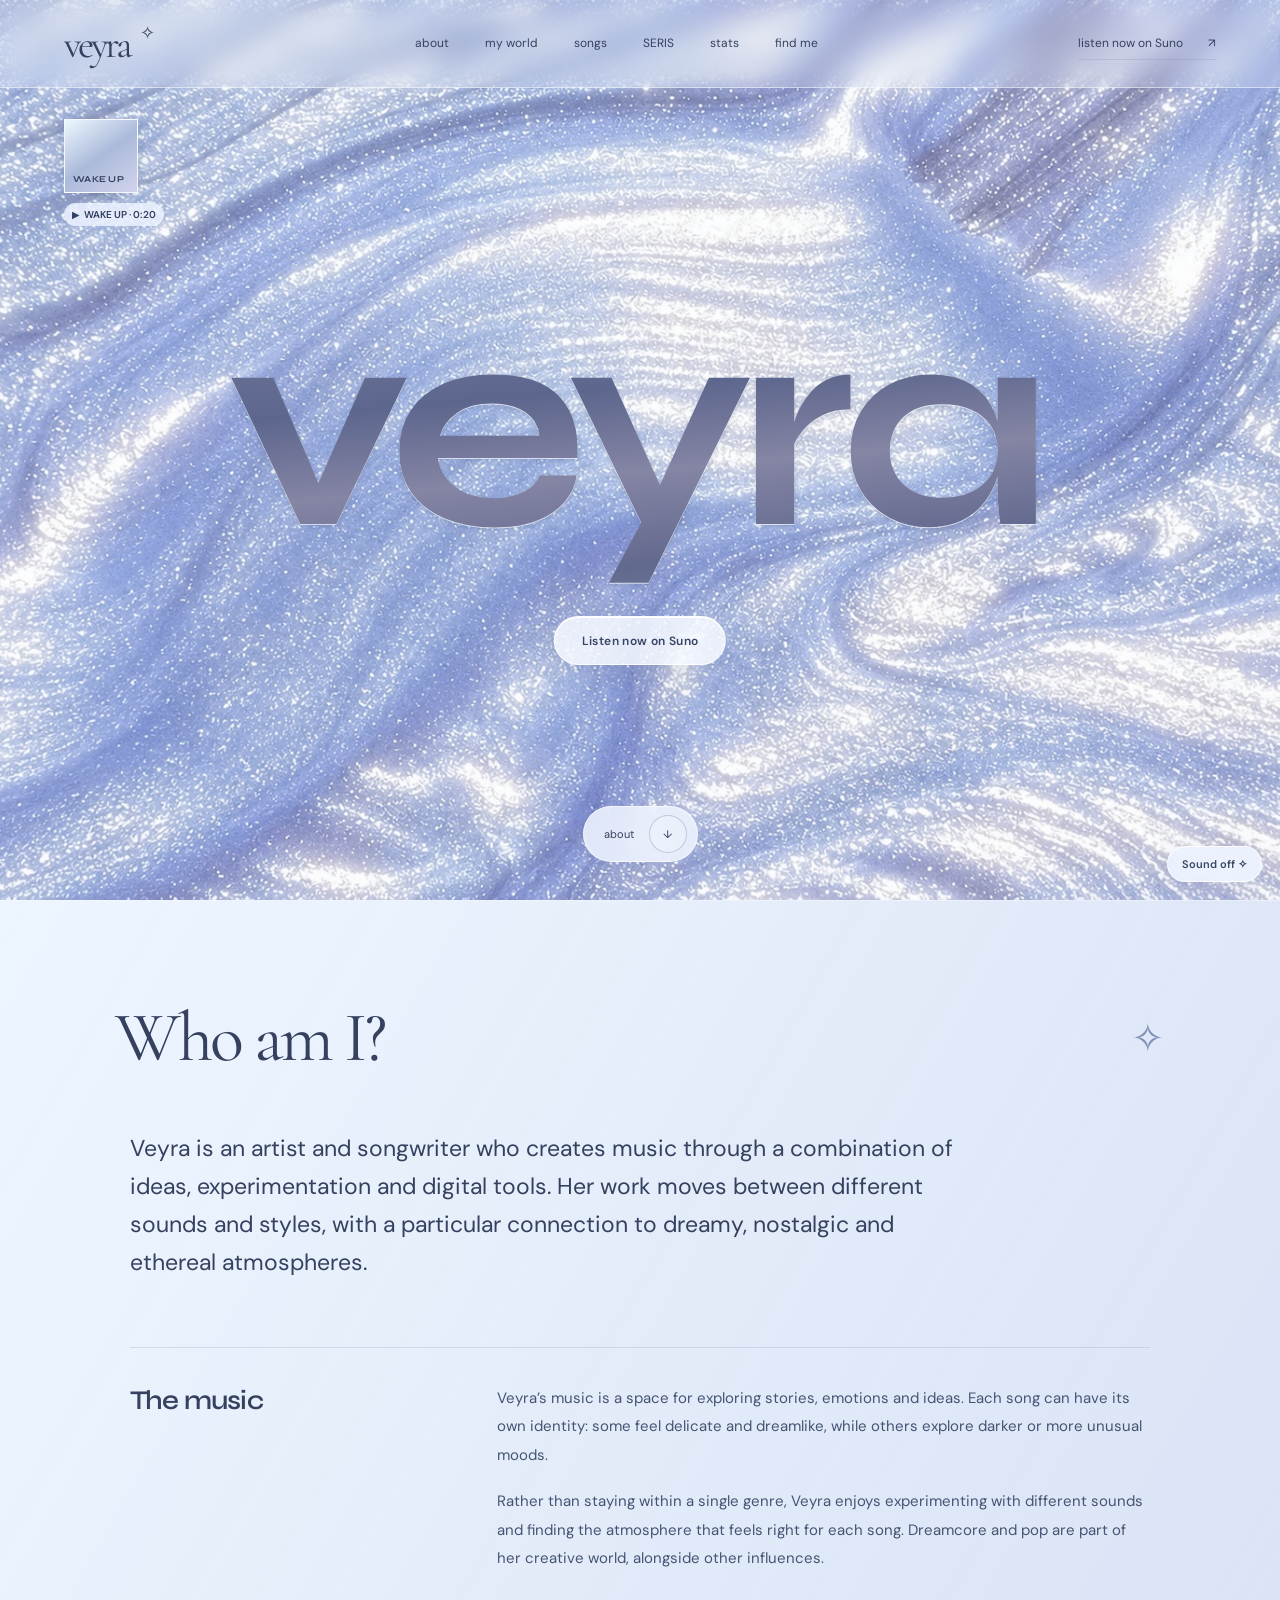
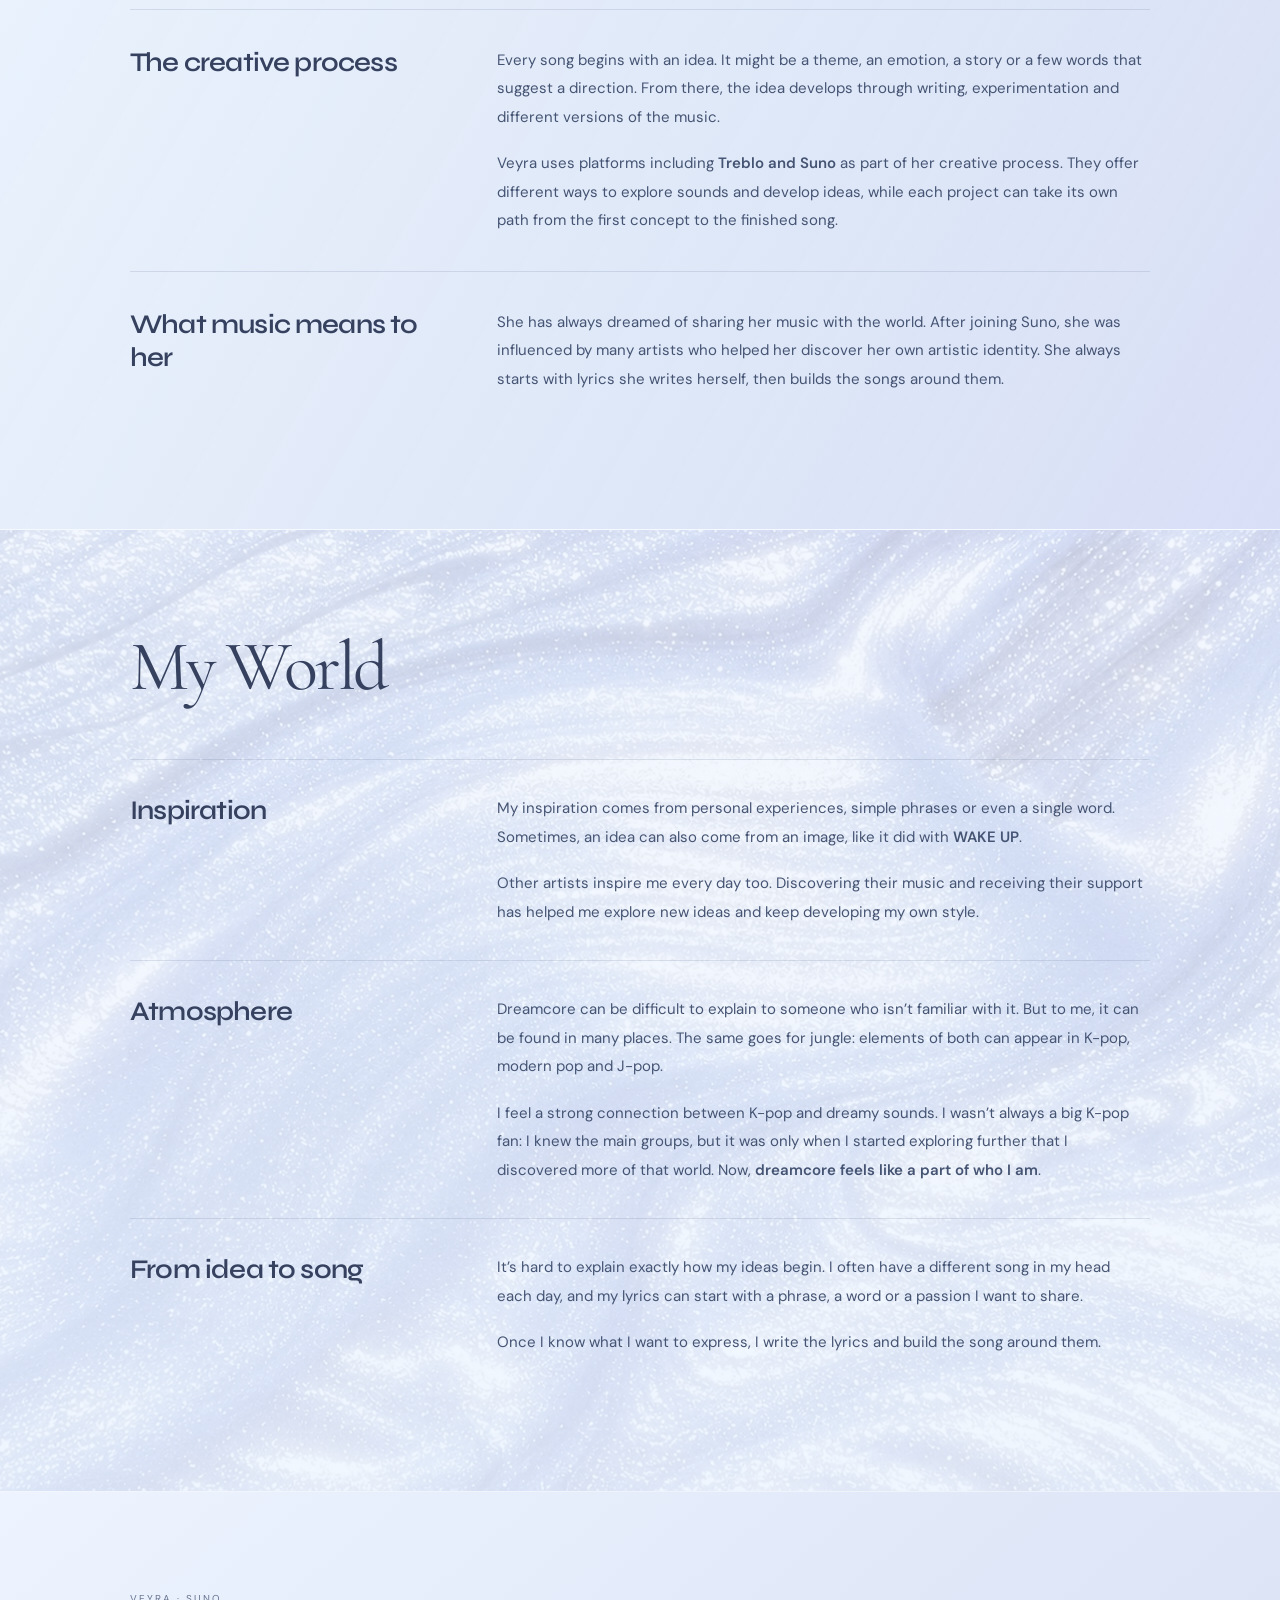
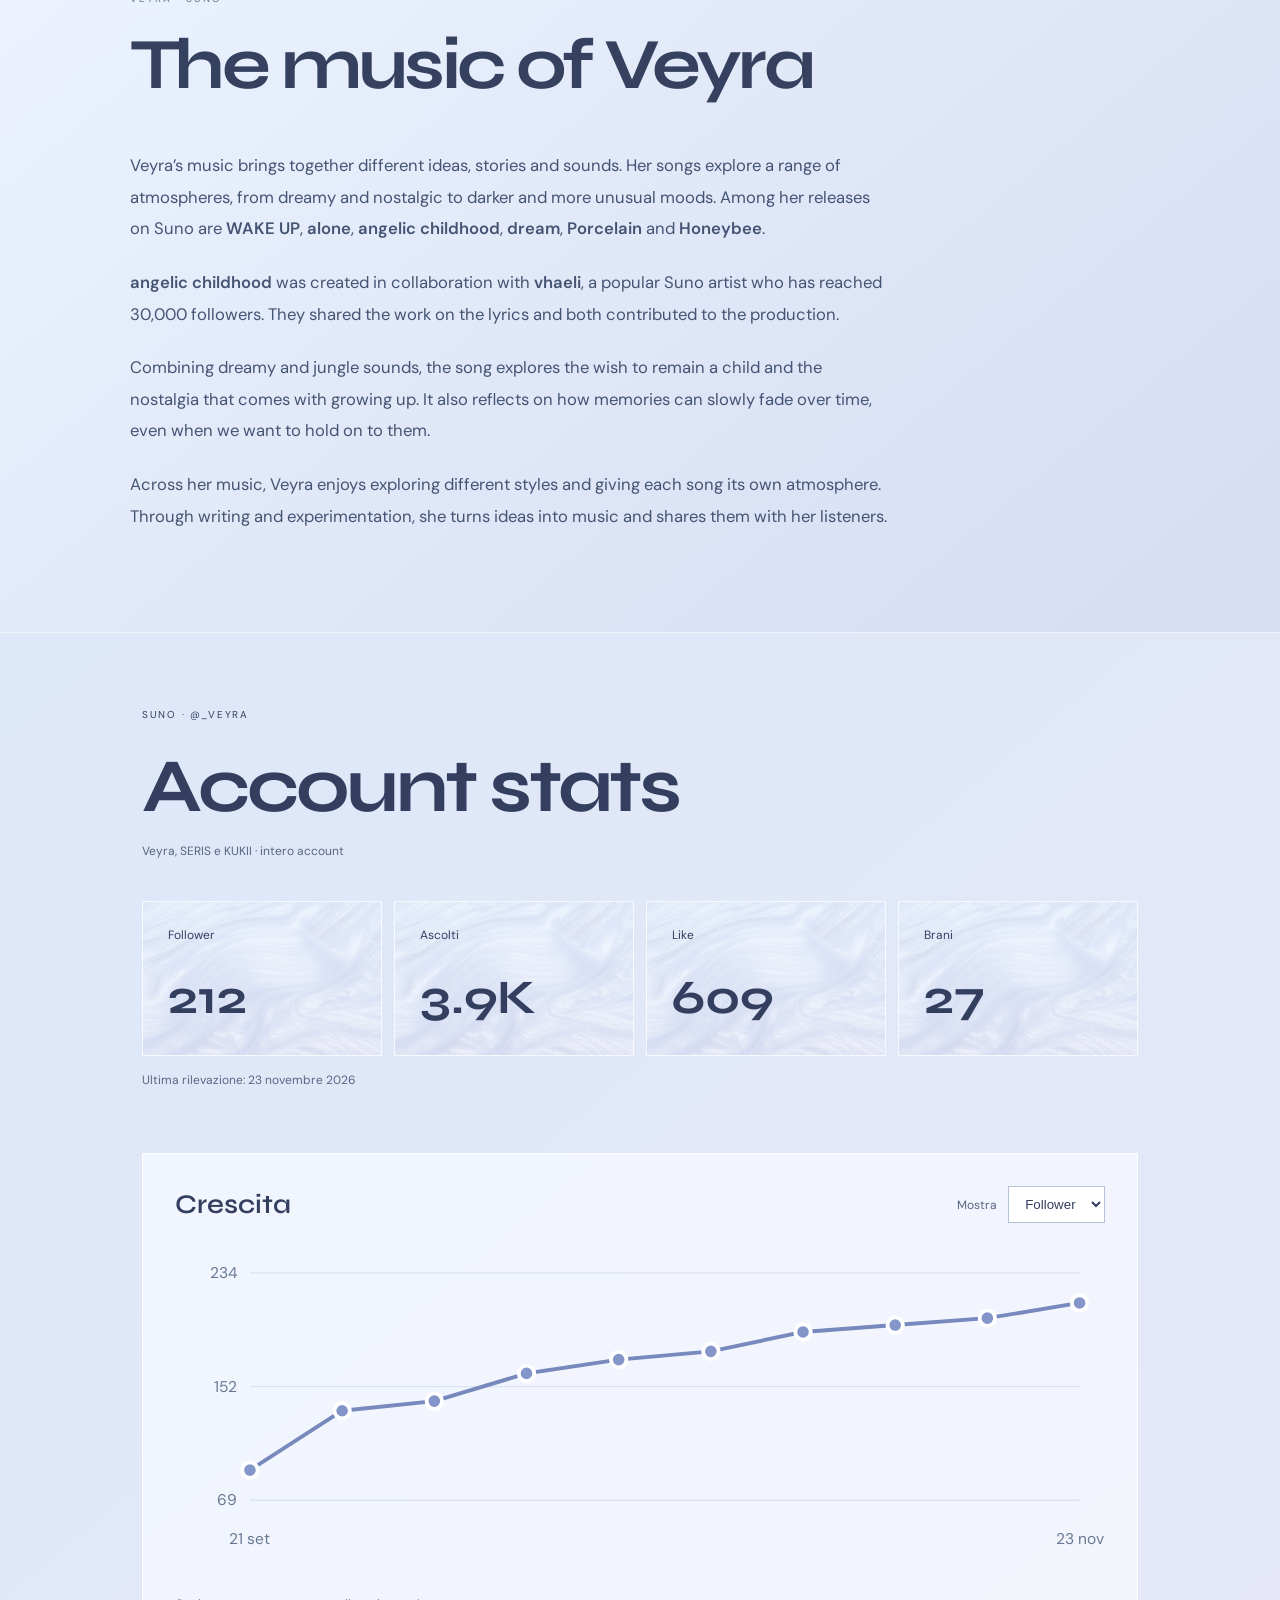
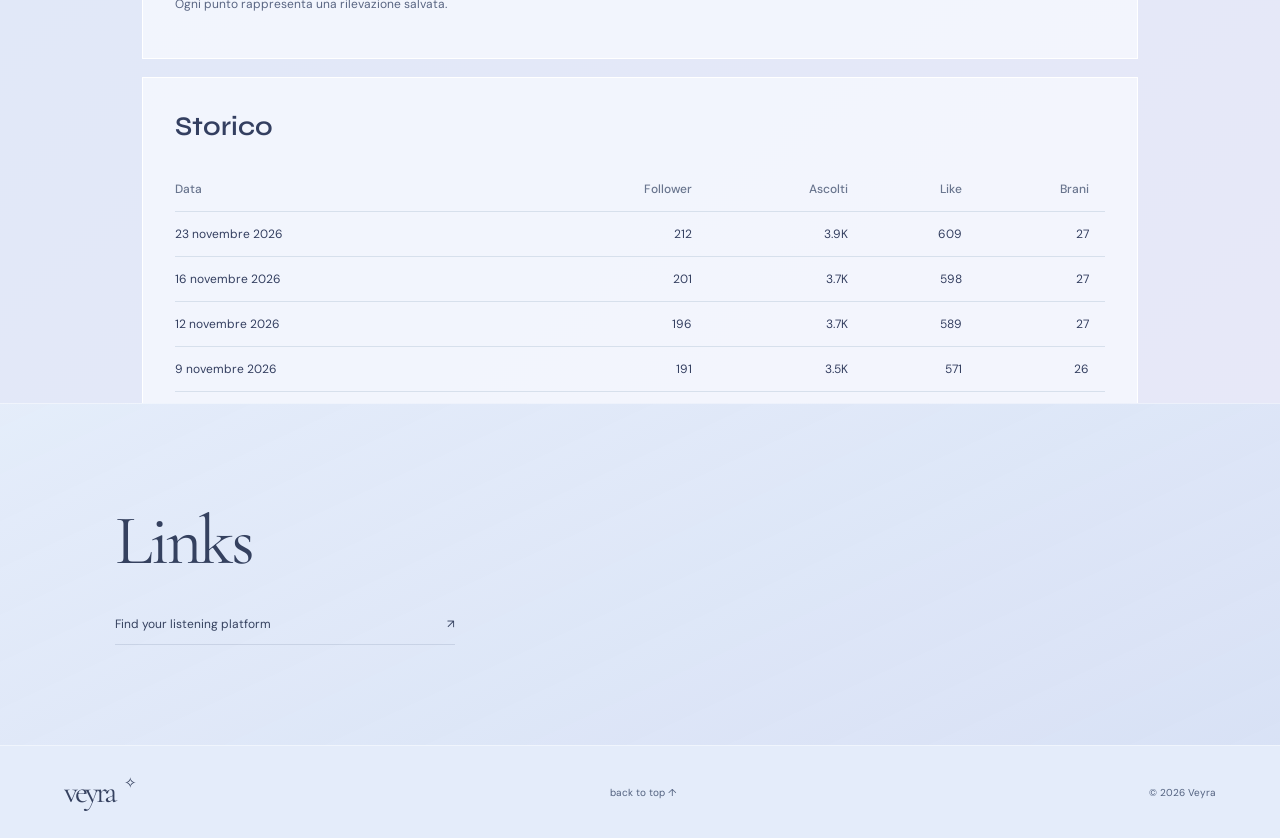
<file: index.html>
<!doctype html>
<html lang="en">
<head>
  <meta charset="utf-8">
  <meta name="viewport" content="width=device-width, initial-scale=1">
  <meta name="theme-color" content="#dcebf1">
  <title>VEYRA</title>
  <link rel="icon" href="./star.svg" type="image/svg+xml">
  <link rel="stylesheet" href="./style.css?v=record-roll-2">
</head>
<body>
  <a class="skip" href="#music">Skip to about</a>
  <header class="header">
    <a class="wordmark" href="#home" aria-label="Veyra home">veyra<span>✧</span></a>
    <nav aria-label="Main navigation"><a href="#music">about</a><a href="#world">my world</a><a href="#songs">songs</a><a href="./seris.html">SERIS</a><a href="#stats">stats</a><a href="#connect">find me</a></nav>
    <a class="header-listen" href="https://suno.com/@_veyra" target="_blank" rel="noopener noreferrer">listen now on Suno <span aria-hidden="true">↗</span></a>
  </header>
  <main>
    <section class="hero" id="home" aria-labelledby="hero-title">
      <div class="record-widget"><button class="record-button" type="button" aria-label="Play WAKE UP preview" aria-pressed="false"><span class="record-disc" aria-hidden="true"><span></span></span><span class="record-sleeve" aria-hidden="true"><span>WAKE UP</span></span><span class="record-caption"><span class="record-state">▶</span> WAKE UP · 0:20</span></button><audio preload="none" data-preview="20"><source src="./assets/audio/wake-preview.m4a" type="audio/mp4"></audio><span class="record-error" role="status"></span></div>
      <div class="hero-mist" aria-hidden="true"></div>
      <div class="hero-center">
        <h1 id="hero-title">veyra</h1>
        <a class="listen-sparkle" href="https://suno.com/@_veyra" target="_blank" rel="noopener noreferrer"><span class="listen-label">Listen now on Suno</span><span class="listen-spark s1" aria-hidden="true">✦</span><span class="listen-spark s2" aria-hidden="true">✧</span><span class="listen-spark s3" aria-hidden="true">✦</span><span class="listen-spark s4" aria-hidden="true">✧</span><span class="listen-spark s5" aria-hidden="true">✧</span><span class="listen-spark s6" aria-hidden="true">✦</span><span class="listen-spark s7" aria-hidden="true">✧</span><span class="listen-spark s8" aria-hidden="true">✦</span><span class="listen-spark s9" aria-hidden="true">✧</span><span class="listen-spark s10" aria-hidden="true">✦</span><span class="listen-spark s11" aria-hidden="true">✧</span><span class="listen-spark s12" aria-hidden="true">✦</span></a>
      </div>
      <div class="hero-bottom"><a class="round-link" href="#music"><span>about</span><span class="circle" aria-hidden="true">↓</span></a></div>
    </section>

    <section class="music section" id="music" aria-labelledby="music-title">
      <div class="section-heading"><p class="eyebrow">01 / music</p><h2 id="music-title">Who am I?</h2><span class="tiny-star" aria-hidden="true">✧</span></div>
      <div class="bio-content">
        <p class="bio-intro">Veyra is an artist and songwriter who creates music through a combination of ideas, experimentation and digital tools. Her work moves between different sounds and styles, with a particular connection to dreamy, nostalgic and ethereal atmospheres.</p>
        <div class="bio-sections">
          <section class="bio-part"><h3>The music</h3><div><p>Veyra’s music is a space for exploring stories, emotions and ideas. Each song can have its own identity: some feel delicate and dreamlike, while others explore darker or more unusual moods.</p><p>Rather than staying within a single genre, Veyra enjoys experimenting with different sounds and finding the atmosphere that feels right for each song. Dreamcore and pop are part of her creative world, alongside other influences.</p></div></section>
          <section class="bio-part"><h3>The creative process</h3><div><p>Every song begins with an idea. It might be a theme, an emotion, a story or a few words that suggest a direction. From there, the idea develops through writing, experimentation and different versions of the music.</p><p>Veyra uses platforms including <strong>Treblo and Suno</strong> as part of her creative process. They offer different ways to explore sounds and develop ideas, while each project can take its own path from the first concept to the finished song.</p></div></section>
          <section class="bio-part"><h3>What music means to her</h3><div><p>She has always dreamed of sharing her music with the world. After joining Suno, she was influenced by many artists who helped her discover her own artistic identity. She always starts with lyrics she writes herself, then builds the songs around them.</p></div></section>
        </div>
      </div>
    </section>

    <section class="world section" id="world" aria-labelledby="world-title">
      <div class="world-intro"><h2 id="world-title">My World</h2></div>
      <div class="world-copy">
        <section><h3>Inspiration</h3><p>My inspiration comes from personal experiences, simple phrases or even a single word. Sometimes, an idea can also come from an image, like it did with <strong>WAKE UP</strong>.</p><p>Other artists inspire me every day too. Discovering their music and receiving their support has helped me explore new ideas and keep developing my own style.</p></section>
        <section><h3>Atmosphere</h3><p>Dreamcore can be difficult to explain to someone who isn’t familiar with it. But to me, it can be found in many places. The same goes for jungle: elements of both can appear in K-pop, modern pop and J-pop.</p><p>I feel a strong connection between K-pop and dreamy sounds. I wasn’t always a big K-pop fan: I knew the main groups, but it was only when I started exploring further that I discovered more of that world. Now, <strong>dreamcore feels like a part of who I am</strong>.</p></section>
        <section><h3>From idea to song</h3><p>It’s hard to explain exactly how my ideas begin. I often have a different song in my head each day, and my lyrics can start with a phrase, a word or a passion I want to share.</p><p>Once I know what I want to express, I write the lyrics and build the song around them.</p></section>
      </div>
    </section>

    <section class="songs-section" id="songs" aria-labelledby="songs-title">
      <div class="songs-inner">
        <p class="songs-label">VEYRA · SUNO</p>
        <h2 id="songs-title">The music of Veyra</h2>
        <div class="songs-copy">
          <p>Veyra’s music brings together different ideas, stories and sounds. Her songs explore a range of atmospheres, from dreamy and nostalgic to darker and more unusual moods. Among her releases on Suno are <strong>WAKE UP</strong>, <strong>alone</strong>, <strong>angelic childhood</strong>, <strong>dream</strong>, <strong>Porcelain</strong> and <strong>Honeybee</strong>.</p>
          <p><strong>angelic childhood</strong> was created in collaboration with <strong>vhaeli</strong>, a popular Suno artist who has reached 30,000 followers. They shared the work on the lyrics and both contributed to the production.</p>
          <p>Combining dreamy and jungle sounds, the song explores the wish to remain a child and the nostalgia that comes with growing up. It also reflects on how memories can slowly fade over time, even when we want to hold on to them.</p>
          <p>Across her music, Veyra enjoys exploring different styles and giving each song its own atmosphere. Through writing and experimentation, she turns ideas into music and shares them with her listeners.</p>
        </div>
      </div>
    </section>

    <section id="stats" class="stats-section" aria-label="Statistiche Suno">
      <iframe src="./stats.html?embed=1&amp;v=readonly-2" title="Statistiche Suno dell’intero account Veyra" loading="lazy"></iframe>
    </section>

    <section class="connect section" id="connect" aria-labelledby="connect-title"><h2 id="connect-title">Links</h2><a class="text-link" href="https://suno.com/@_veyra" target="_blank" rel="noopener noreferrer">Find your listening platform <span aria-hidden="true">↗</span></a></section>
  </main>
  <footer><a class="wordmark" href="#home">veyra<span>✧</span></a><a href="#home">back to top ↑</a><span>© <span id="year">2026</span> Veyra</span></footer>
  <script src="./script.js?v=satin-seris-1"></script>
<script src="./sound.js?v=1" defer></script><script src="./previews.js?v=5" defer></script></body>
</html>
</file>
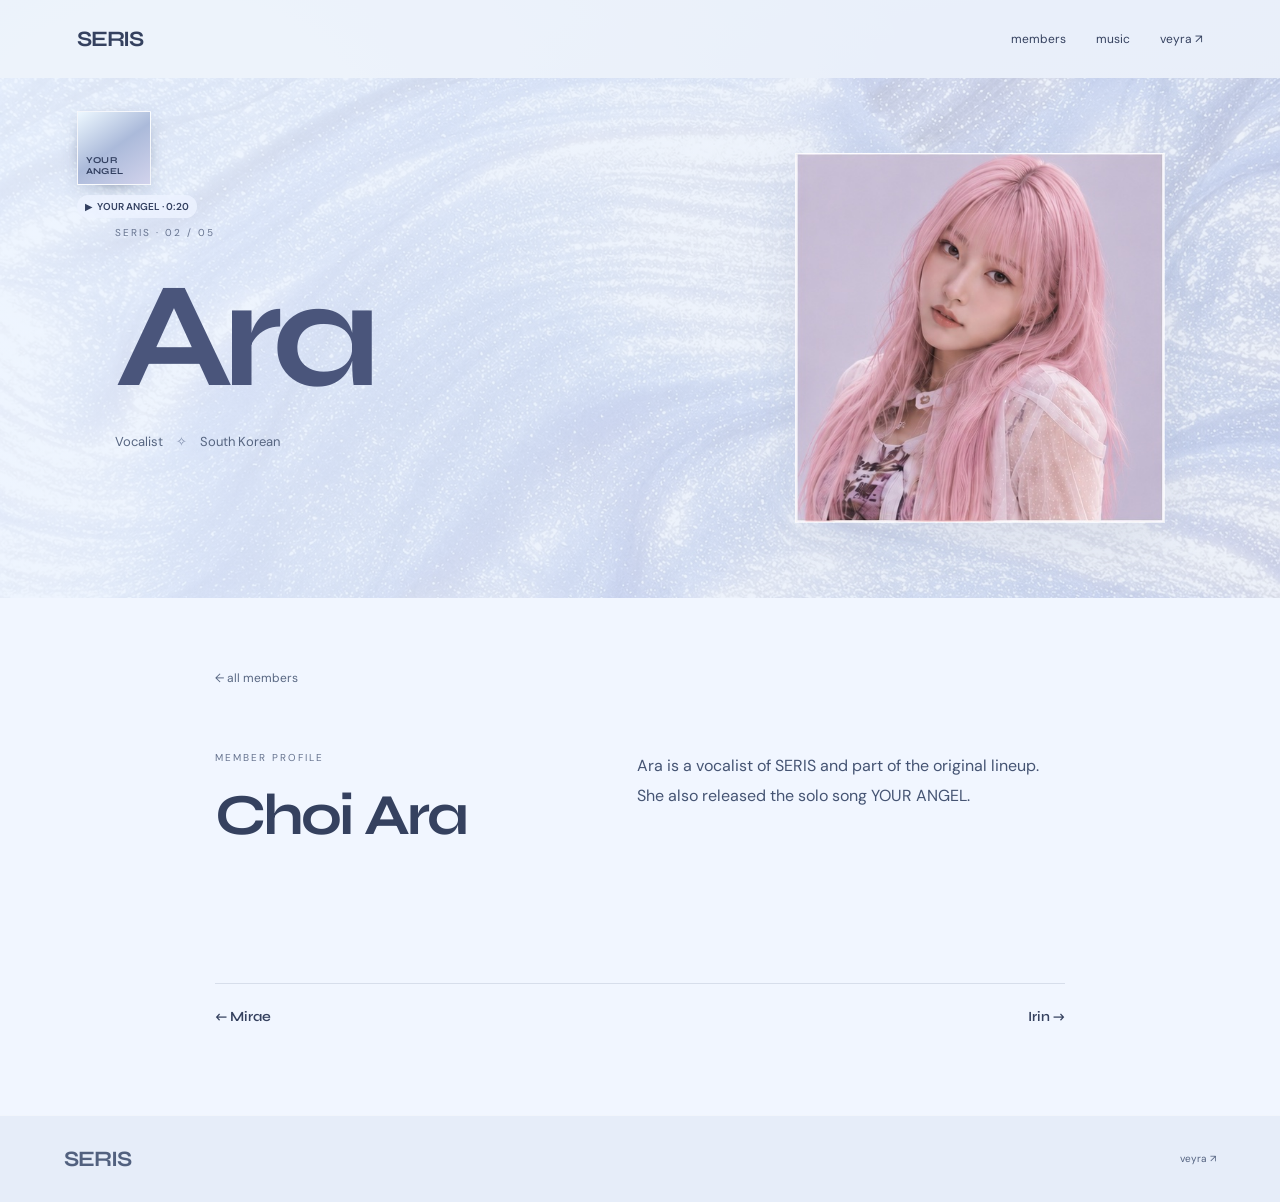
<file: seris-ara.html>
<!doctype html>
<html lang="en"><head><meta charset="utf-8"><meta name="viewport" content="width=device-width,initial-scale=1"><meta name="theme-color" content="#dce5f7"><title>Ara · SERIS</title><link rel="icon" href="./star.svg" type="image/svg+xml"><link rel="stylesheet" href="./style.css?v=record-roll-2"></head>
<body class="seris-page member-page"><header class="seris-header"><a class="seris-logo" href="./seris.html">SERIS</a><nav aria-label="Main navigation"><a href="./seris.html#members">members</a><a href="./seris.html#new-era">music</a><a href="./#home">veyra ↗</a></nav></header>
<main><section class="member-hero"><div class="record-widget"><button class="record-button" type="button" aria-label="Play YOUR ANGEL preview" aria-pressed="false"><span class="record-disc" aria-hidden="true"><span></span></span><span class="record-sleeve" aria-hidden="true"><span>YOUR ANGEL</span></span><span class="record-caption"><span class="record-state">▶</span> YOUR ANGEL · 0:20</span></button><audio preload="none" data-preview="20"><source src="./assets/audio/angel-preview.m4a" type="audio/mp4"></audio><span class="record-error" role="status"></span></div><div class="member-hero-inner"><div><p class="songs-label">SERIS · 02 / 05</p><h1>Ara</h1><p class="member-role">Vocalist <span>✧</span> South Korean</p></div><div class="member-profile-portrait" role="img" aria-label="Portrait of Ara" style="--photo-x:100%;--photo-y:100%"></div></div></section><section class="member-detail"><div class="seris-inner"><a class="member-back" href="./seris.html#members">← all members</a><div class="member-layout"><div><p class="songs-label">MEMBER PROFILE</p><h2>Choi Ara</h2></div><div><p>Ara is a vocalist of SERIS and part of the original lineup. She also released the solo song YOUR ANGEL.</p></div></div><nav class="member-pagination" aria-label="Other members"><a href="./seris-mirae.html">← Mirae</a><a href="./seris-irin.html">Irin →</a></nav></div></section></main><footer class="seris-footer"><a class="seris-logo" href="./seris.html">SERIS</a><a href="./#home">veyra ↗</a></footer><script src="./previews.js?v=5" defer></script></body></html>
</file>
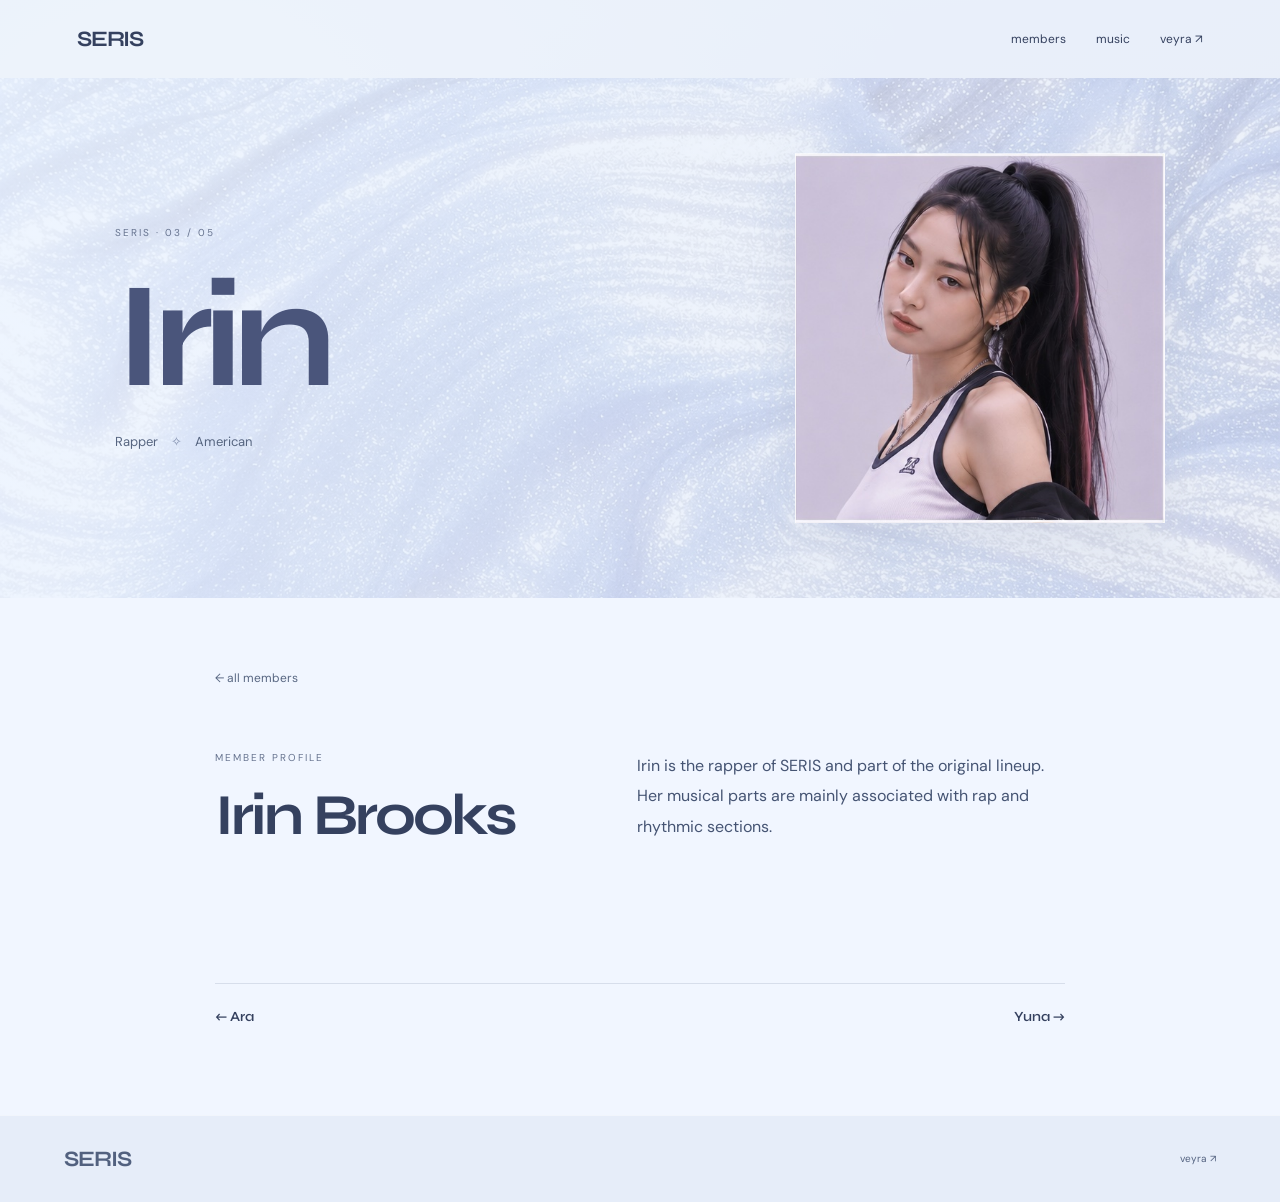
<file: seris-irin.html>
<!doctype html>
<html lang="en"><head><meta charset="utf-8"><meta name="viewport" content="width=device-width,initial-scale=1"><meta name="theme-color" content="#dce5f7"><title>Irin · SERIS</title><link rel="icon" href="./star.svg" type="image/svg+xml"><link rel="stylesheet" href="./style.css?v=seris-photos-1"></head>
<body class="seris-page member-page"><header class="seris-header"><a class="seris-logo" href="./seris.html">SERIS</a><nav aria-label="Main navigation"><a href="./seris.html#members">members</a><a href="./seris.html#new-era">music</a><a href="./#home">veyra ↗</a></nav></header>
<main><section class="member-hero"><div class="member-hero-inner"><div><p class="songs-label">SERIS · 03 / 05</p><h1>Irin</h1><p class="member-role">Rapper <span>✧</span> American</p></div><div class="member-profile-portrait" role="img" aria-label="Portrait of Irin" style="--photo-x:50%;--photo-y:0%"></div></div></section><section class="member-detail"><div class="seris-inner"><a class="member-back" href="./seris.html#members">← all members</a><div class="member-layout"><div><p class="songs-label">MEMBER PROFILE</p><h2>Irin Brooks</h2></div><div><p>Irin is the rapper of SERIS and part of the original lineup. Her musical parts are mainly associated with rap and rhythmic sections.</p></div></div><nav class="member-pagination" aria-label="Other members"><a href="./seris-ara.html">← Ara</a><a href="./seris-yuna.html">Yuna →</a></nav></div></section></main><footer class="seris-footer"><a class="seris-logo" href="./seris.html">SERIS</a><a href="./#home">veyra ↗</a></footer></body></html>
</file>
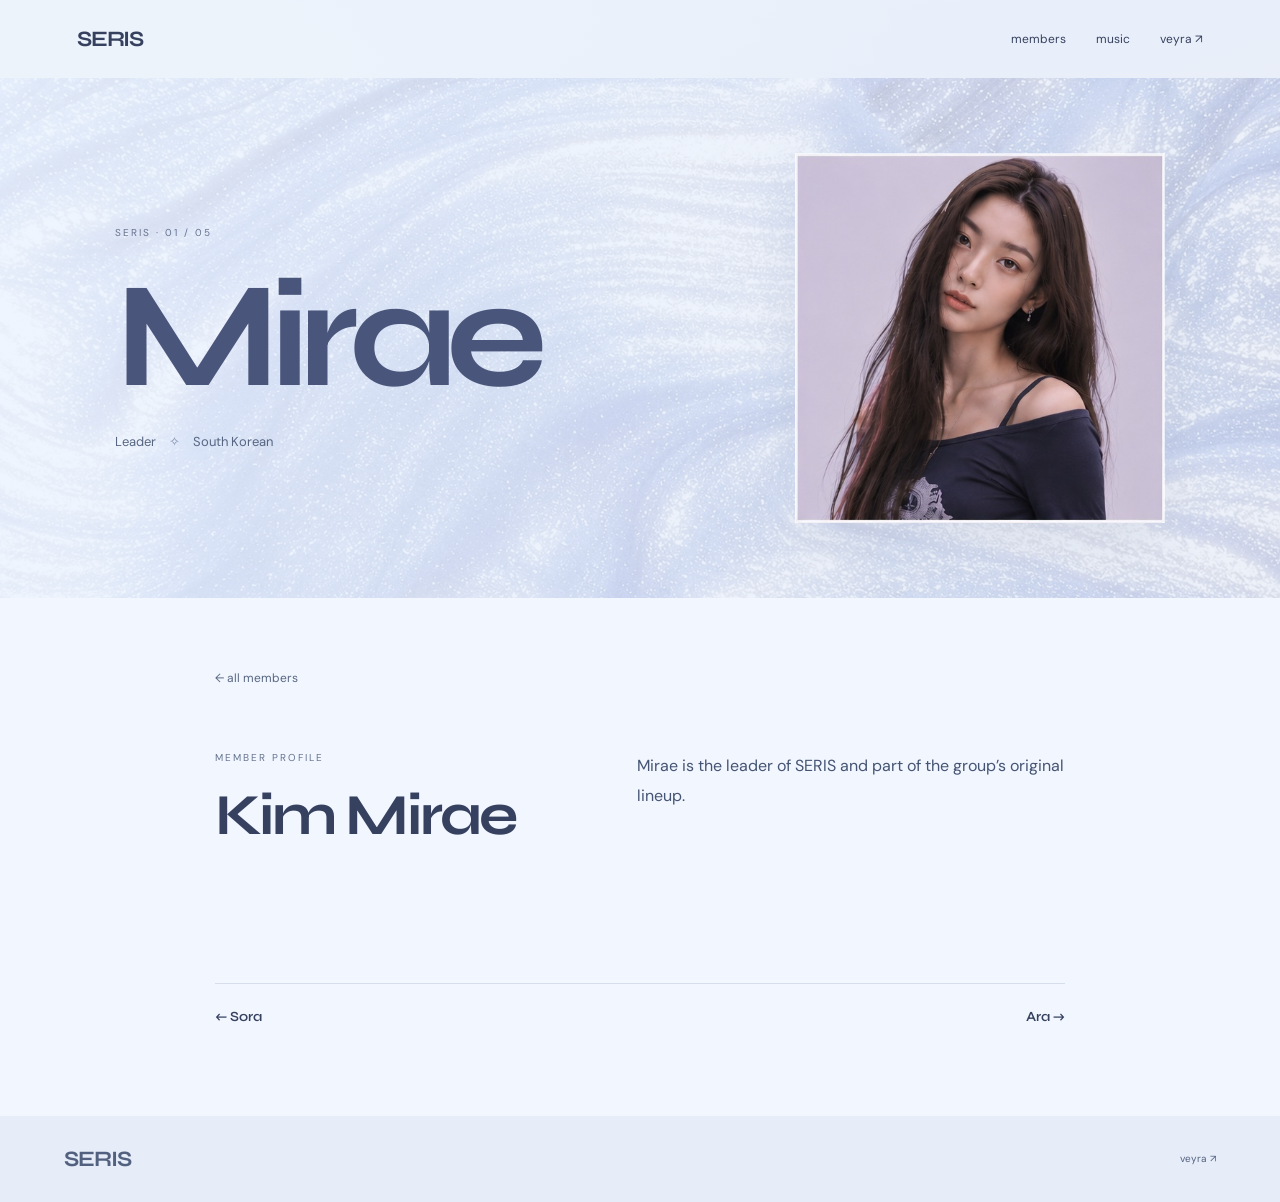
<file: seris-mirae.html>
<!doctype html>
<html lang="en"><head><meta charset="utf-8"><meta name="viewport" content="width=device-width,initial-scale=1"><meta name="theme-color" content="#dce5f7"><title>Mirae · SERIS</title><link rel="icon" href="./star.svg" type="image/svg+xml"><link rel="stylesheet" href="./style.css?v=seris-photos-1"></head>
<body class="seris-page member-page"><header class="seris-header"><a class="seris-logo" href="./seris.html">SERIS</a><nav aria-label="Main navigation"><a href="./seris.html#members">members</a><a href="./seris.html#new-era">music</a><a href="./#home">veyra ↗</a></nav></header>
<main><section class="member-hero"><div class="member-hero-inner"><div><p class="songs-label">SERIS · 01 / 05</p><h1>Mirae</h1><p class="member-role">Leader <span>✧</span> South Korean</p></div><div class="member-profile-portrait" role="img" aria-label="Portrait of Mirae" style="--photo-x:100%;--photo-y:0%"></div></div></section><section class="member-detail"><div class="seris-inner"><a class="member-back" href="./seris.html#members">← all members</a><div class="member-layout"><div><p class="songs-label">MEMBER PROFILE</p><h2>Kim Mirae</h2></div><div><p>Mirae is the leader of SERIS and part of the group’s original lineup.</p></div></div><nav class="member-pagination" aria-label="Other members"><a href="./seris-sora.html">← Sora</a><a href="./seris-ara.html">Ara →</a></nav></div></section></main><footer class="seris-footer"><a class="seris-logo" href="./seris.html">SERIS</a><a href="./#home">veyra ↗</a></footer></body></html>
</file>
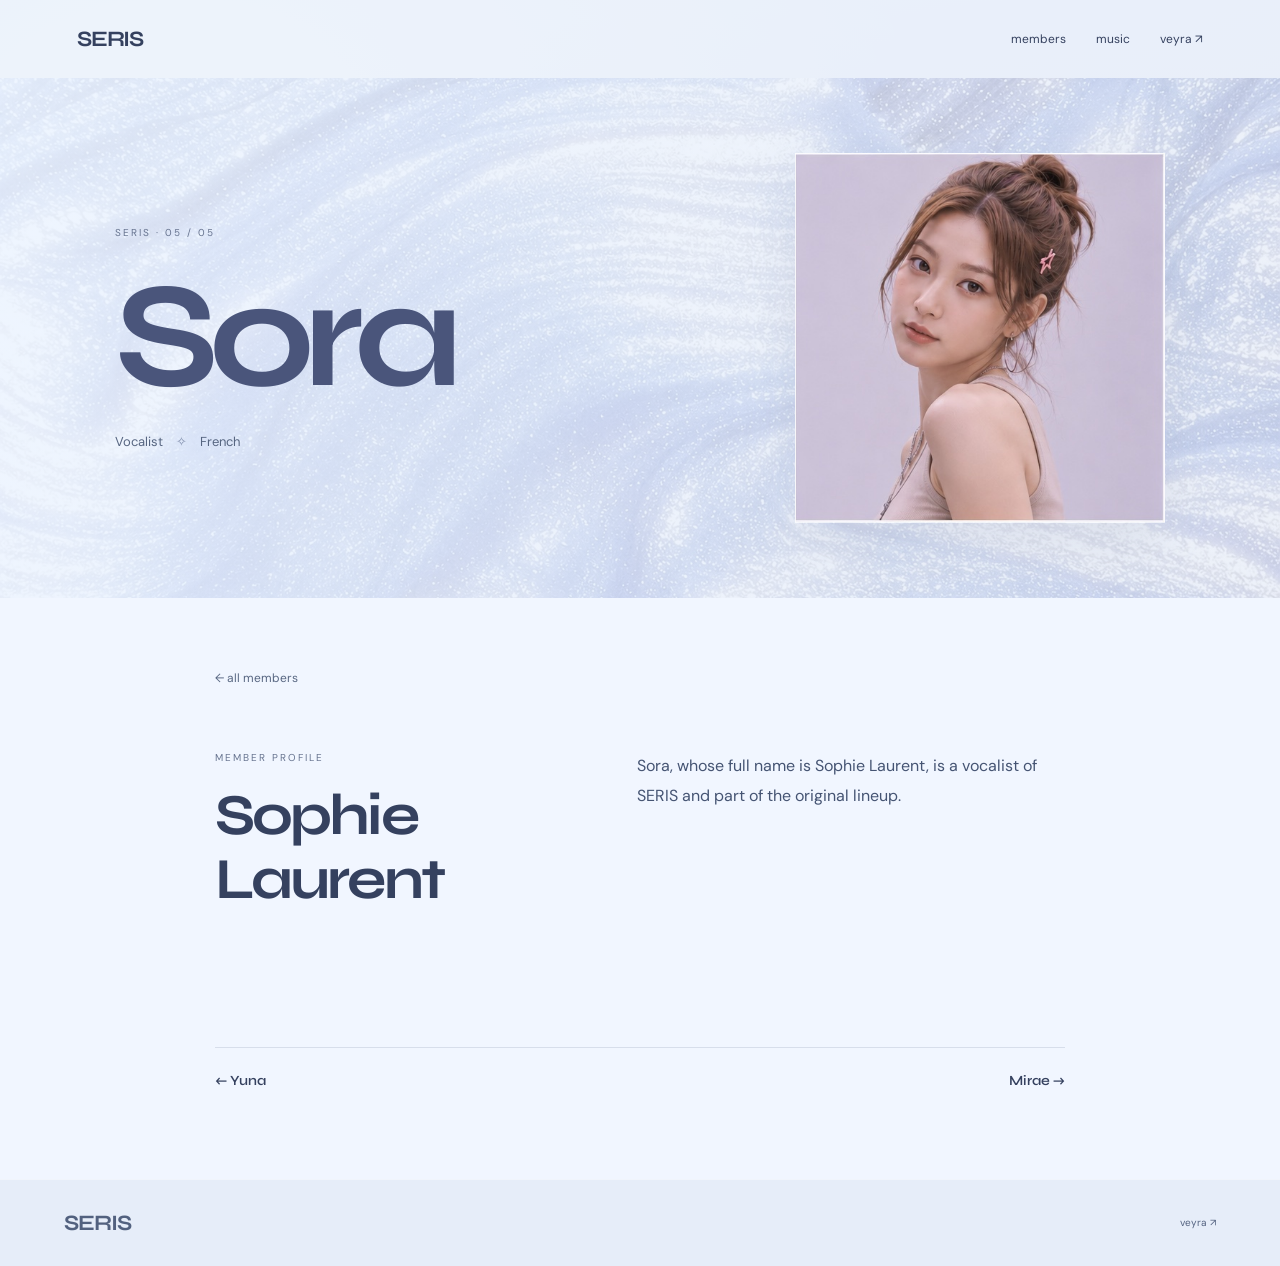
<file: seris-sora.html>
<!doctype html>
<html lang="en"><head><meta charset="utf-8"><meta name="viewport" content="width=device-width,initial-scale=1"><meta name="theme-color" content="#dce5f7"><title>Sora · SERIS</title><link rel="icon" href="./star.svg" type="image/svg+xml"><link rel="stylesheet" href="./style.css?v=seris-photos-1"></head>
<body class="seris-page member-page"><header class="seris-header"><a class="seris-logo" href="./seris.html">SERIS</a><nav aria-label="Main navigation"><a href="./seris.html#members">members</a><a href="./seris.html#new-era">music</a><a href="./#home">veyra ↗</a></nav></header>
<main><section class="member-hero"><div class="member-hero-inner"><div><p class="songs-label">SERIS · 05 / 05</p><h1>Sora</h1><p class="member-role">Vocalist <span>✧</span> French</p></div><div class="member-profile-portrait" role="img" aria-label="Portrait of Sora" style="--photo-x:50%;--photo-y:100%"></div></div></section><section class="member-detail"><div class="seris-inner"><a class="member-back" href="./seris.html#members">← all members</a><div class="member-layout"><div><p class="songs-label">MEMBER PROFILE</p><h2>Sophie Laurent</h2></div><div><p>Sora, whose full name is Sophie Laurent, is a vocalist of SERIS and part of the original lineup.</p></div></div><nav class="member-pagination" aria-label="Other members"><a href="./seris-yuna.html">← Yuna</a><a href="./seris-mirae.html">Mirae →</a></nav></div></section></main><footer class="seris-footer"><a class="seris-logo" href="./seris.html">SERIS</a><a href="./#home">veyra ↗</a></footer></body></html>
</file>
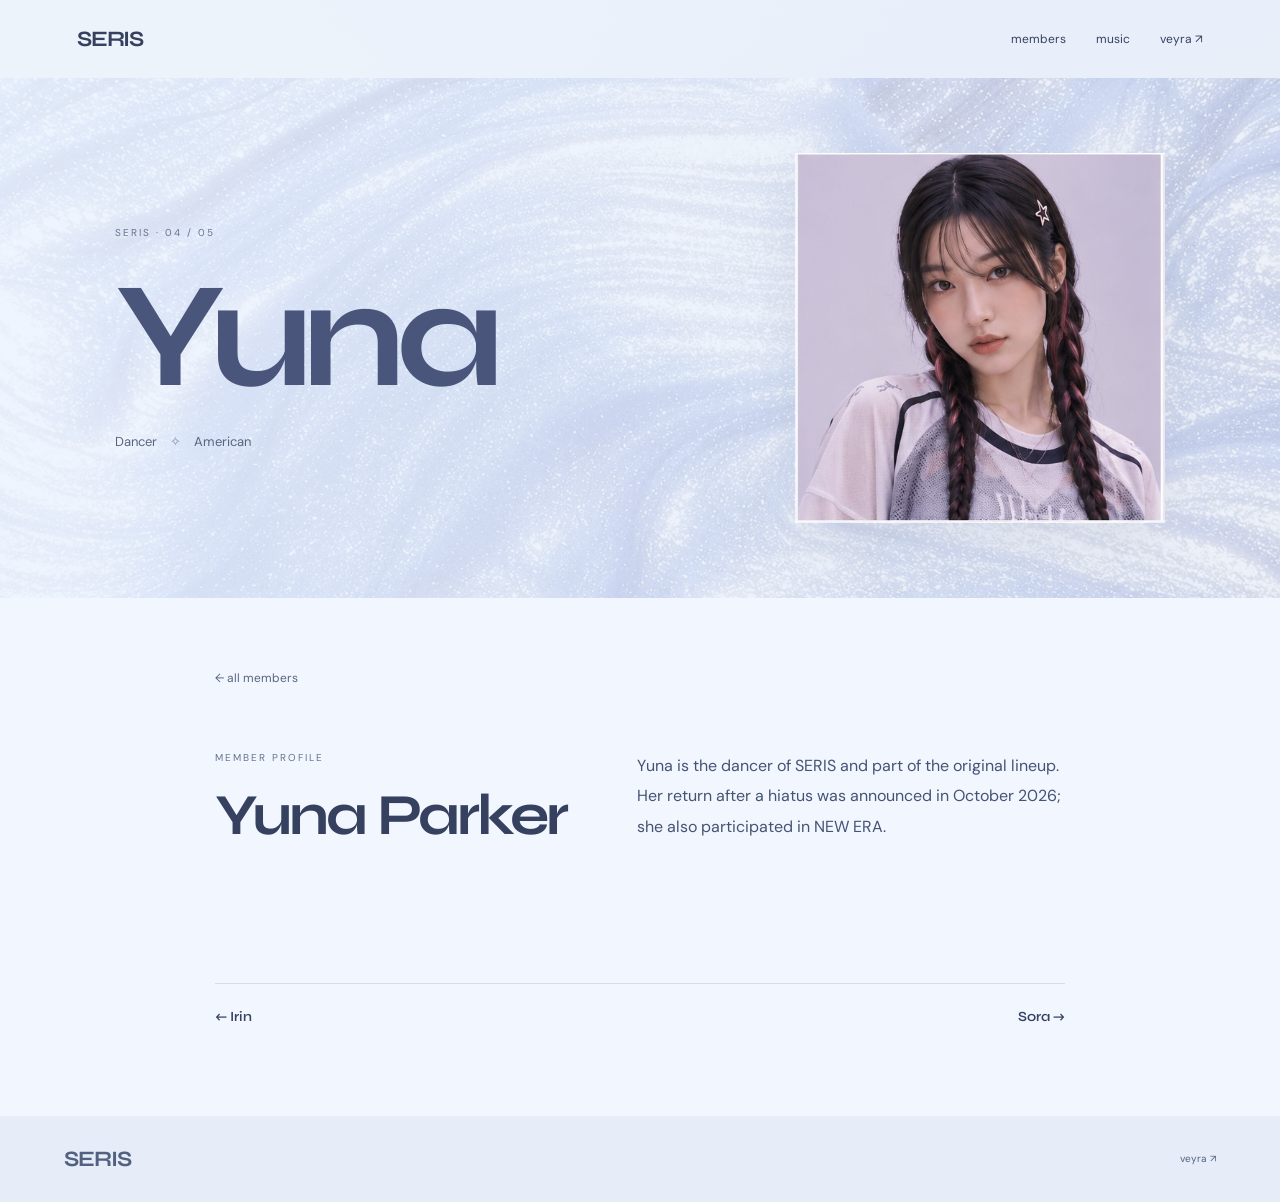
<file: seris-yuna.html>
<!doctype html>
<html lang="en"><head><meta charset="utf-8"><meta name="viewport" content="width=device-width,initial-scale=1"><meta name="theme-color" content="#dce5f7"><title>Yuna · SERIS</title><link rel="icon" href="./star.svg" type="image/svg+xml"><link rel="stylesheet" href="./style.css?v=seris-photos-1"></head>
<body class="seris-page member-page"><header class="seris-header"><a class="seris-logo" href="./seris.html">SERIS</a><nav aria-label="Main navigation"><a href="./seris.html#members">members</a><a href="./seris.html#new-era">music</a><a href="./#home">veyra ↗</a></nav></header>
<main><section class="member-hero"><div class="member-hero-inner"><div><p class="songs-label">SERIS · 04 / 05</p><h1>Yuna</h1><p class="member-role">Dancer <span>✧</span> American</p></div><div class="member-profile-portrait" role="img" aria-label="Portrait of Yuna" style="--photo-x:0%;--photo-y:100%"></div></div></section><section class="member-detail"><div class="seris-inner"><a class="member-back" href="./seris.html#members">← all members</a><div class="member-layout"><div><p class="songs-label">MEMBER PROFILE</p><h2>Yuna Parker</h2></div><div><p>Yuna is the dancer of SERIS and part of the original lineup. Her return after a hiatus was announced in October 2026; she also participated in NEW ERA.</p></div></div><nav class="member-pagination" aria-label="Other members"><a href="./seris-irin.html">← Irin</a><a href="./seris-sora.html">Sora →</a></nav></div></section></main><footer class="seris-footer"><a class="seris-logo" href="./seris.html">SERIS</a><a href="./#home">veyra ↗</a></footer></body></html>
</file>
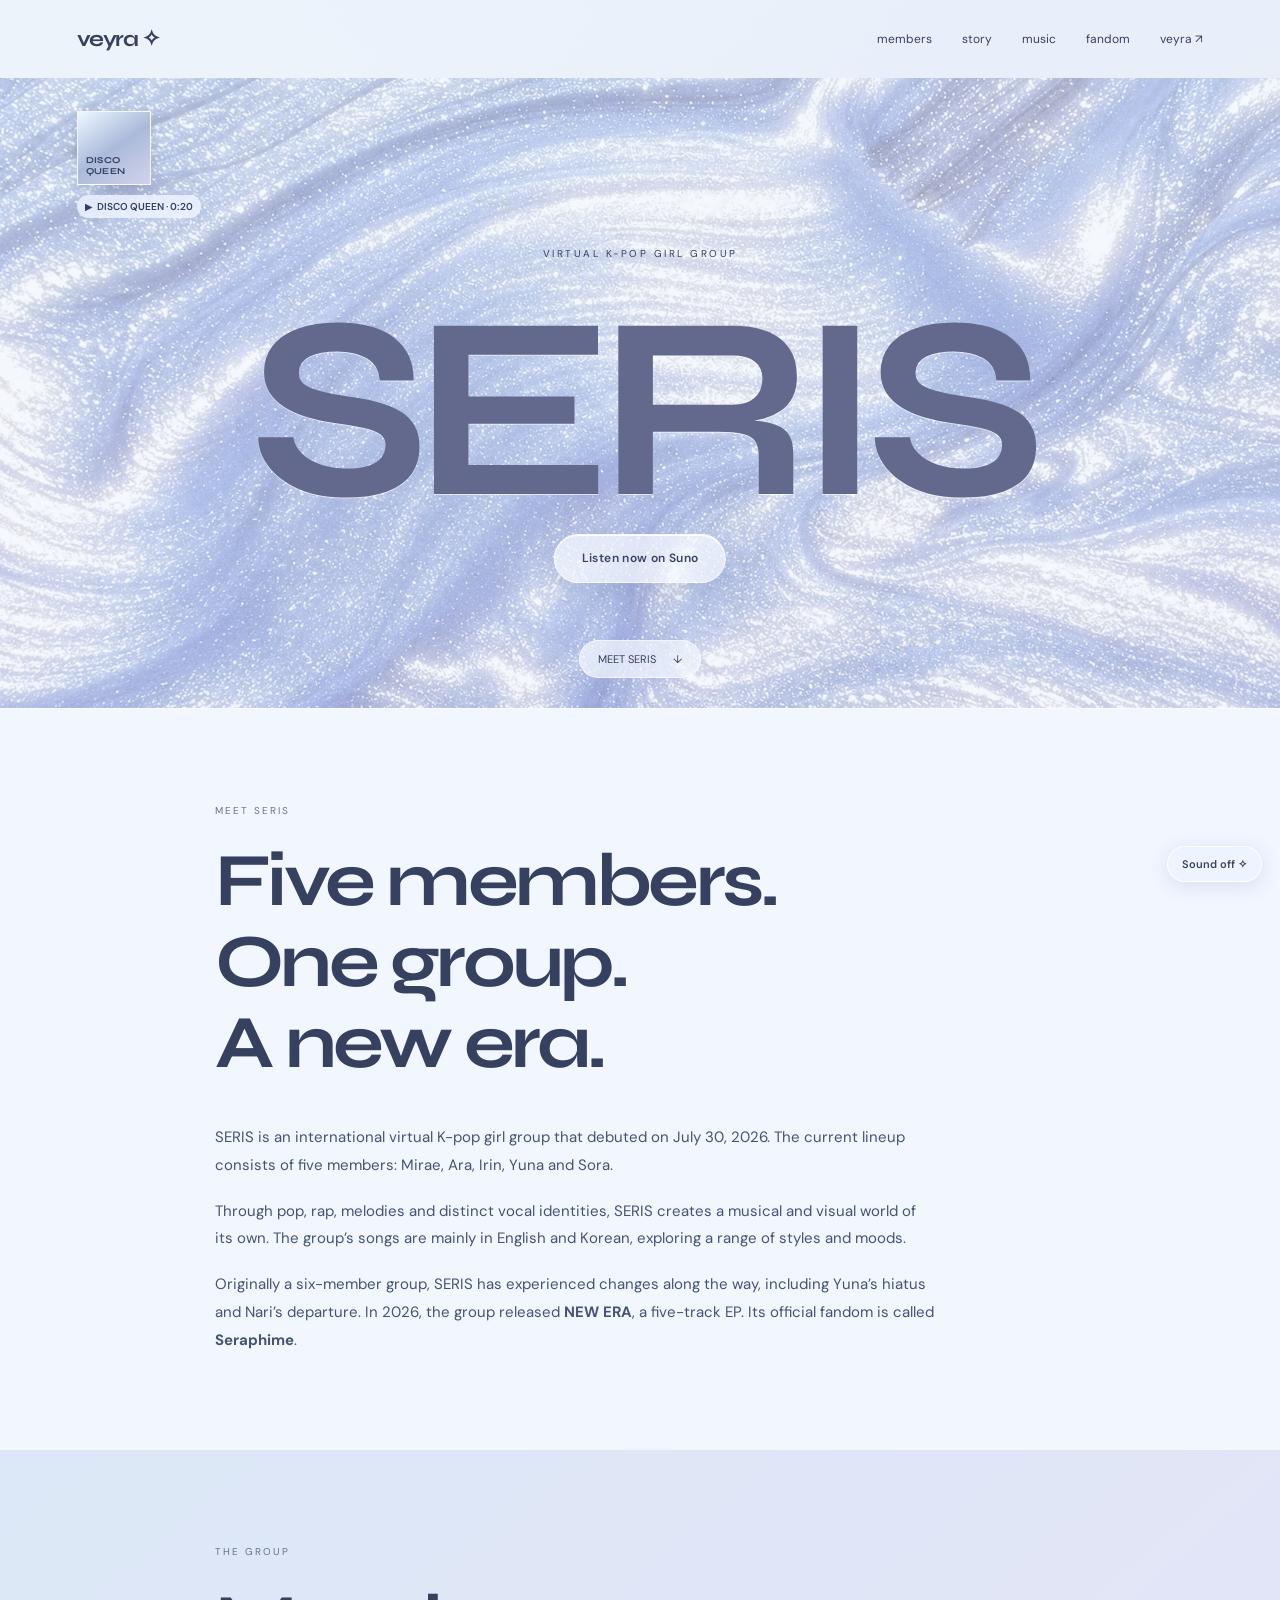
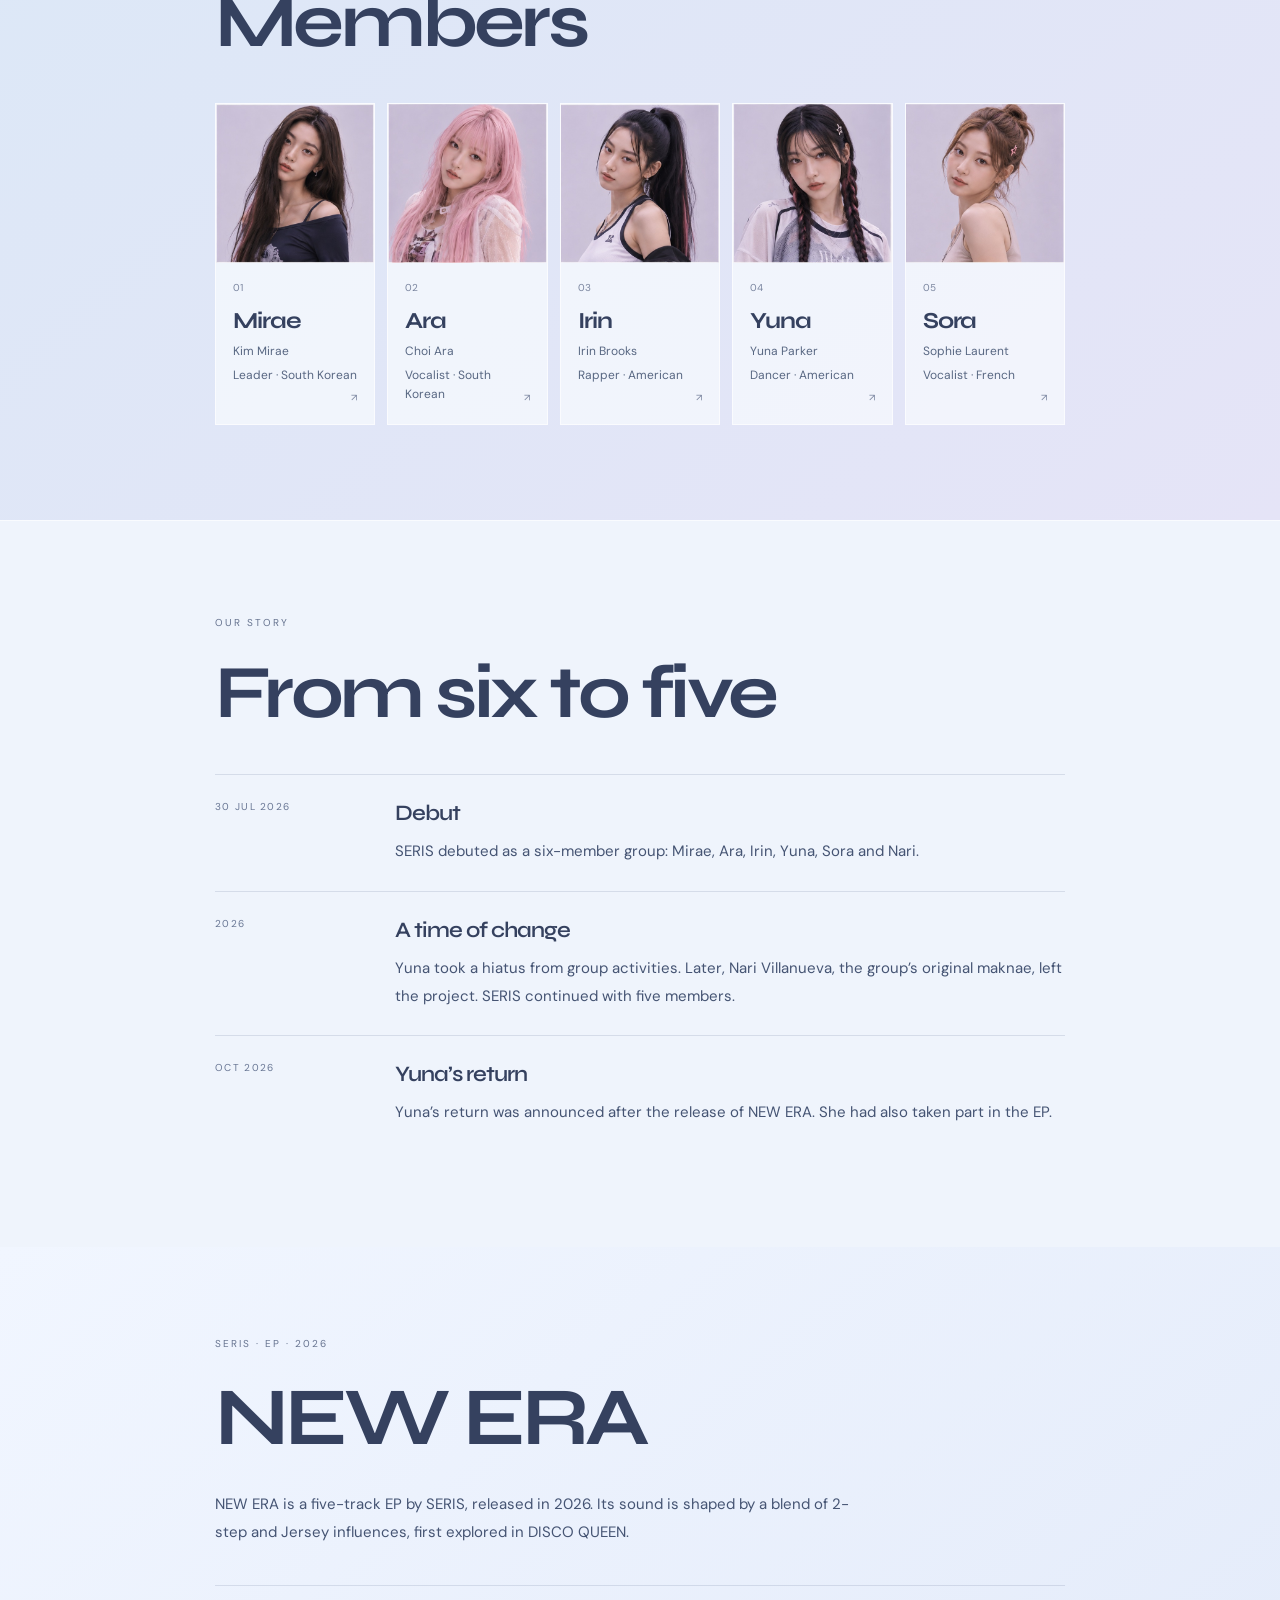
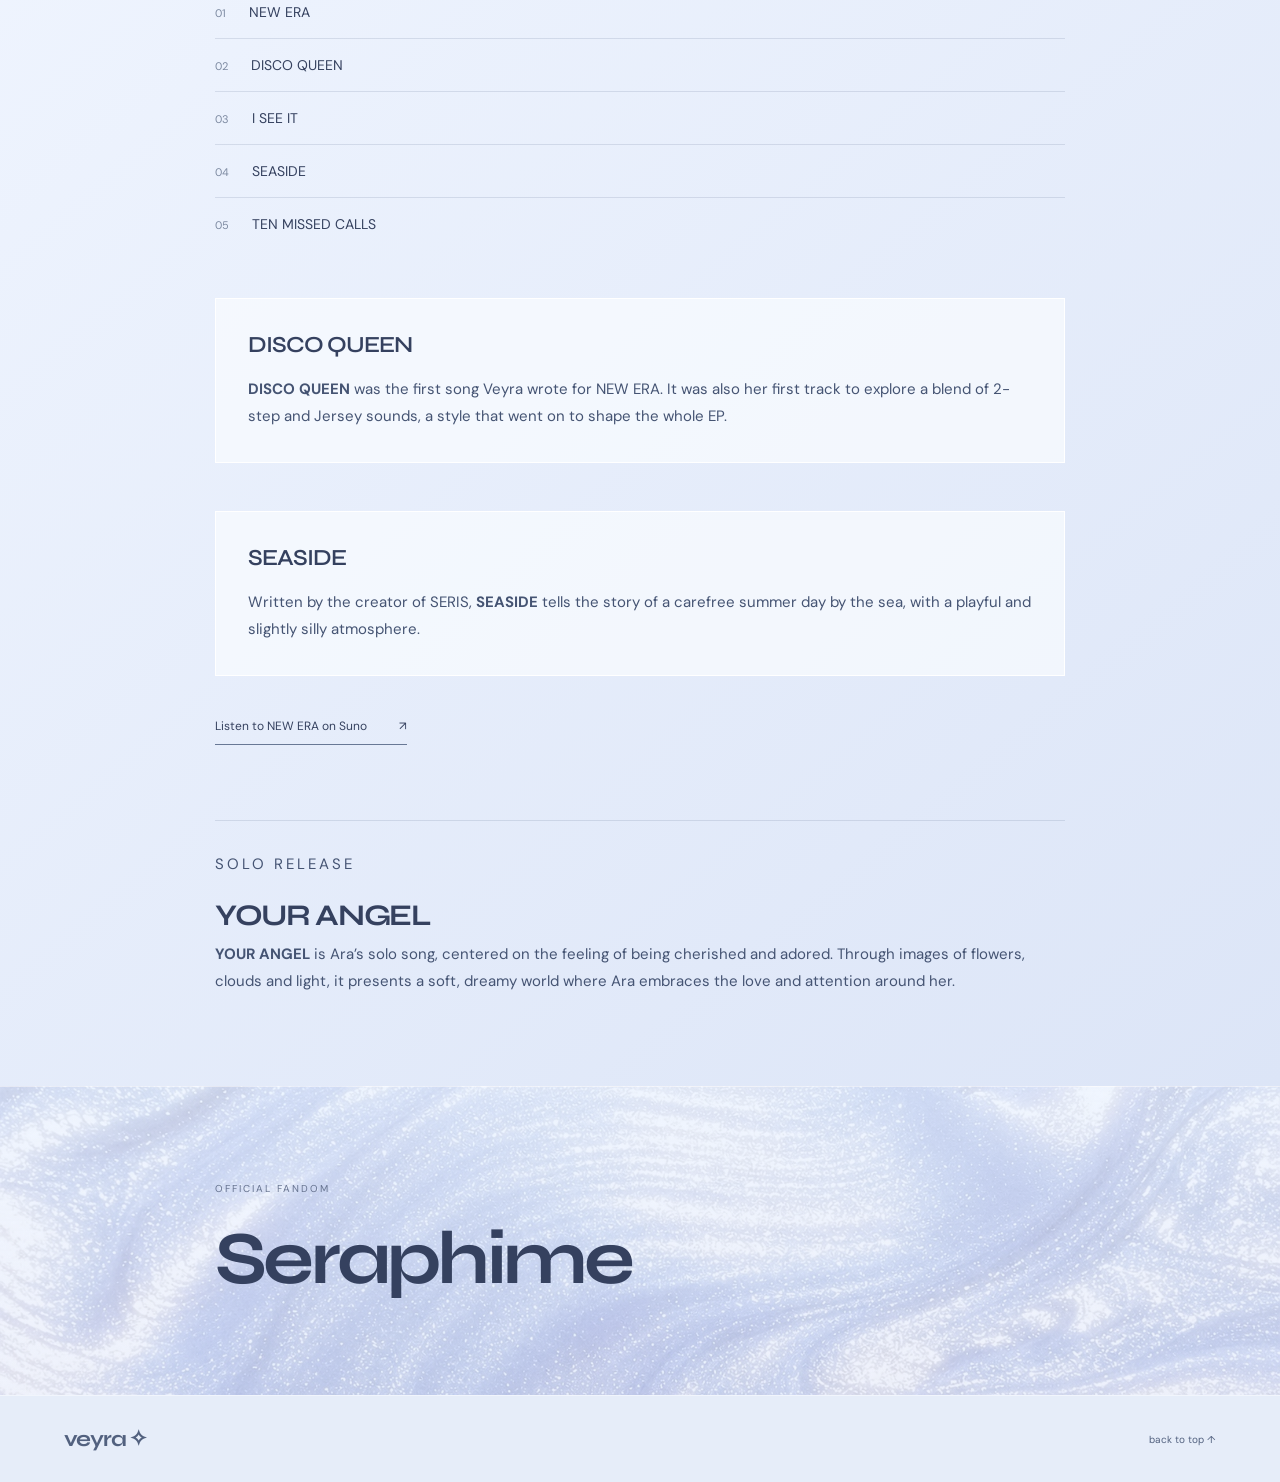
<file: seris.html>
<!doctype html>
<html lang="en"><head><meta charset="utf-8"><meta name="viewport" content="width=device-width,initial-scale=1"><meta name="theme-color" content="#dce5f7"><title>SERIS · VEYRA</title><link rel="icon" href="./star.svg" type="image/svg+xml"><link rel="stylesheet" href="./style.css?v=record-roll-2"></head>
<body class="seris-page"><header class="seris-header"><a class="seris-logo" href="./#home">veyra ✧</a><nav aria-label="SERIS navigation"><a href="#members">members</a><a href="#story">story</a><a href="#new-era">music</a><a href="#fandom">fandom</a><a href="./#home">veyra ↗</a></nav></header>
<main><section class="seris-hero" aria-labelledby="seris-title"><div class="record-widget"><button class="record-button" type="button" aria-label="Play DISCO QUEEN preview" aria-pressed="false"><span class="record-disc" aria-hidden="true"><span></span></span><span class="record-sleeve" aria-hidden="true"><span>DISCO QUEEN</span></span><span class="record-caption"><span class="record-state">▶</span> DISCO QUEEN · 0:20</span></button><audio preload="none" data-preview="20"><source src="./assets/audio/disco-preview.m4a" type="audio/mp4"></audio><span class="record-error" role="status"></span></div><p>VIRTUAL K-POP GIRL GROUP</p><h1 id="seris-title">SERIS</h1><a class="listen-sparkle" href="https://suno.com/@fairyveyra" target="_blank" rel="noopener noreferrer"><span class="listen-label">Listen now on Suno</span><span class="listen-spark s1" aria-hidden="true">✦</span><span class="listen-spark s2" aria-hidden="true">✧</span><span class="listen-spark s3" aria-hidden="true">✦</span><span class="listen-spark s4" aria-hidden="true">✧</span><span class="listen-spark s5" aria-hidden="true">✧</span><span class="listen-spark s6" aria-hidden="true">✦</span><span class="listen-spark s7" aria-hidden="true">✧</span><span class="listen-spark s8" aria-hidden="true">✦</span><span class="listen-spark s9" aria-hidden="true">✧</span><span class="listen-spark s10" aria-hidden="true">✦</span><span class="listen-spark s11" aria-hidden="true">✧</span><span class="listen-spark s12" aria-hidden="true">✦</span></a><a href="#meet-seris">MEET SERIS <span aria-hidden="true">↓</span></a></section>
<section class="seris-intro" id="meet-seris"><div class="seris-inner"><p class="songs-label">MEET SERIS</p><h2>Five members.<br>One group.<br>A new era.</h2><div class="seris-intro-copy"><p>SERIS is an international virtual K-pop girl group that debuted on July 30, 2026. The current lineup consists of five members: Mirae, Ara, Irin, Yuna and Sora.</p><p>Through pop, rap, melodies and distinct vocal identities, SERIS creates a musical and visual world of its own. The group’s songs are mainly in English and Korean, exploring a range of styles and moods.</p><p>Originally a six-member group, SERIS has experienced changes along the way, including Yuna’s hiatus and Nari’s departure. In 2026, the group released <strong>NEW ERA</strong>, a five-track EP. Its official fandom is called <strong>Seraphime</strong>.</p></div></div></section>
<section class="seris-members" id="members"><div class="seris-inner"><p class="songs-label">THE GROUP</p><h2>Members</h2><div class="member-grid"><a class="member-card" href="./seris-mirae.html" aria-label="Mirae — view profile"><div class="member-portrait" role="img" aria-label="Mirae" style="--photo-x:100%;--photo-y:0%"></div><span>01</span><h3>Mirae</h3><p>Kim Mirae</p><p>Leader · South Korean</p><span class="member-arrow" aria-hidden="true">↗</span></a><a class="member-card" href="./seris-ara.html" aria-label="Ara — view profile"><div class="member-portrait" role="img" aria-label="Ara" style="--photo-x:100%;--photo-y:100%"></div><span>02</span><h3>Ara</h3><p>Choi Ara</p><p>Vocalist · South Korean</p><span class="member-arrow" aria-hidden="true">↗</span></a><a class="member-card" href="./seris-irin.html" aria-label="Irin — view profile"><div class="member-portrait" role="img" aria-label="Irin" style="--photo-x:50%;--photo-y:0%"></div><span>03</span><h3>Irin</h3><p>Irin Brooks</p><p>Rapper · American</p><span class="member-arrow" aria-hidden="true">↗</span></a><a class="member-card" href="./seris-yuna.html" aria-label="Yuna — view profile"><div class="member-portrait" role="img" aria-label="Yuna" style="--photo-x:0%;--photo-y:100%"></div><span>04</span><h3>Yuna</h3><p>Yuna Parker</p><p>Dancer · American</p><span class="member-arrow" aria-hidden="true">↗</span></a><a class="member-card" href="./seris-sora.html" aria-label="Sora — view profile"><div class="member-portrait" role="img" aria-label="Sora" style="--photo-x:50%;--photo-y:100%"></div><span>05</span><h3>Sora</h3><p>Sophie Laurent</p><p>Vocalist · French</p><span class="member-arrow" aria-hidden="true">↗</span></a></div></div></section>
<section class="seris-story" id="story"><div class="seris-inner"><p class="songs-label">OUR STORY</p><h2>From six to five</h2><div class="story-list"><article><span>30 JUL 2026</span><div><h3>Debut</h3><p>SERIS debuted as a six-member group: Mirae, Ara, Irin, Yuna, Sora and Nari.</p></div></article><article><span>2026</span><div><h3>A time of change</h3><p>Yuna took a hiatus from group activities. Later, Nari Villanueva, the group’s original maknae, left the project. SERIS continued with five members.</p></div></article><article><span>OCT 2026</span><div><h3>Yuna’s return</h3><p>Yuna’s return was announced after the release of NEW ERA. She had also taken part in the EP.</p></div></article></div></div></section>
<section class="seris-album" id="new-era" aria-labelledby="album-title"><div class="seris-inner"><p class="songs-label">SERIS · EP · 2026</p><h2 id="album-title">NEW ERA</h2><p class="album-intro">NEW ERA is a five-track EP by SERIS, released in 2026. Its sound is shaped by a blend of 2-step and Jersey influences, first explored in DISCO QUEEN.</p><ol class="track-list" aria-label="NEW ERA tracklist"><li>NEW ERA</li><li>DISCO QUEEN</li><li>I SEE IT</li><li>SEASIDE</li><li>TEN MISSED CALLS</li></ol><article class="seris-feature"><h3>DISCO QUEEN</h3><p><strong>DISCO QUEEN</strong> was the first song Veyra wrote for <em>NEW ERA</em>. It was also her first track to explore a blend of 2-step and Jersey sounds, a style that went on to shape the whole EP.</p></article><article class="seris-feature"><h3>SEASIDE</h3><p>Written by the creator of SERIS, <strong>SEASIDE</strong> tells the story of a carefree summer day by the sea, with a playful and slightly silly atmosphere.</p></article><a class="seris-listen" href="https://suno.com/album/afb790bf-9858-4dbc-9343-7ac6826137da" target="_blank" rel="noopener noreferrer">Listen to NEW ERA on Suno <span aria-hidden="true">↗</span></a><div class="solo-release"><p class="songs-label">SOLO RELEASE</p><h3>YOUR ANGEL</h3><p><strong>YOUR ANGEL</strong> is Ara’s solo song, centered on the feeling of being cherished and adored. Through images of flowers, clouds and light, it presents a soft, dreamy world where Ara embraces the love and attention around her.</p></div></div></section>
<section class="seris-fandom" id="fandom"><div class="seris-inner"><p class="songs-label">OFFICIAL FANDOM</p><h2>Seraphime</h2></div></section></main><footer class="seris-footer"><a class="seris-logo" href="./#home">veyra ✧</a><a href="#seris-title">back to top ↑</a></footer><script src="./sound.js?v=1" defer></script><script src="./previews.js?v=5" defer></script></body></html>
</file>
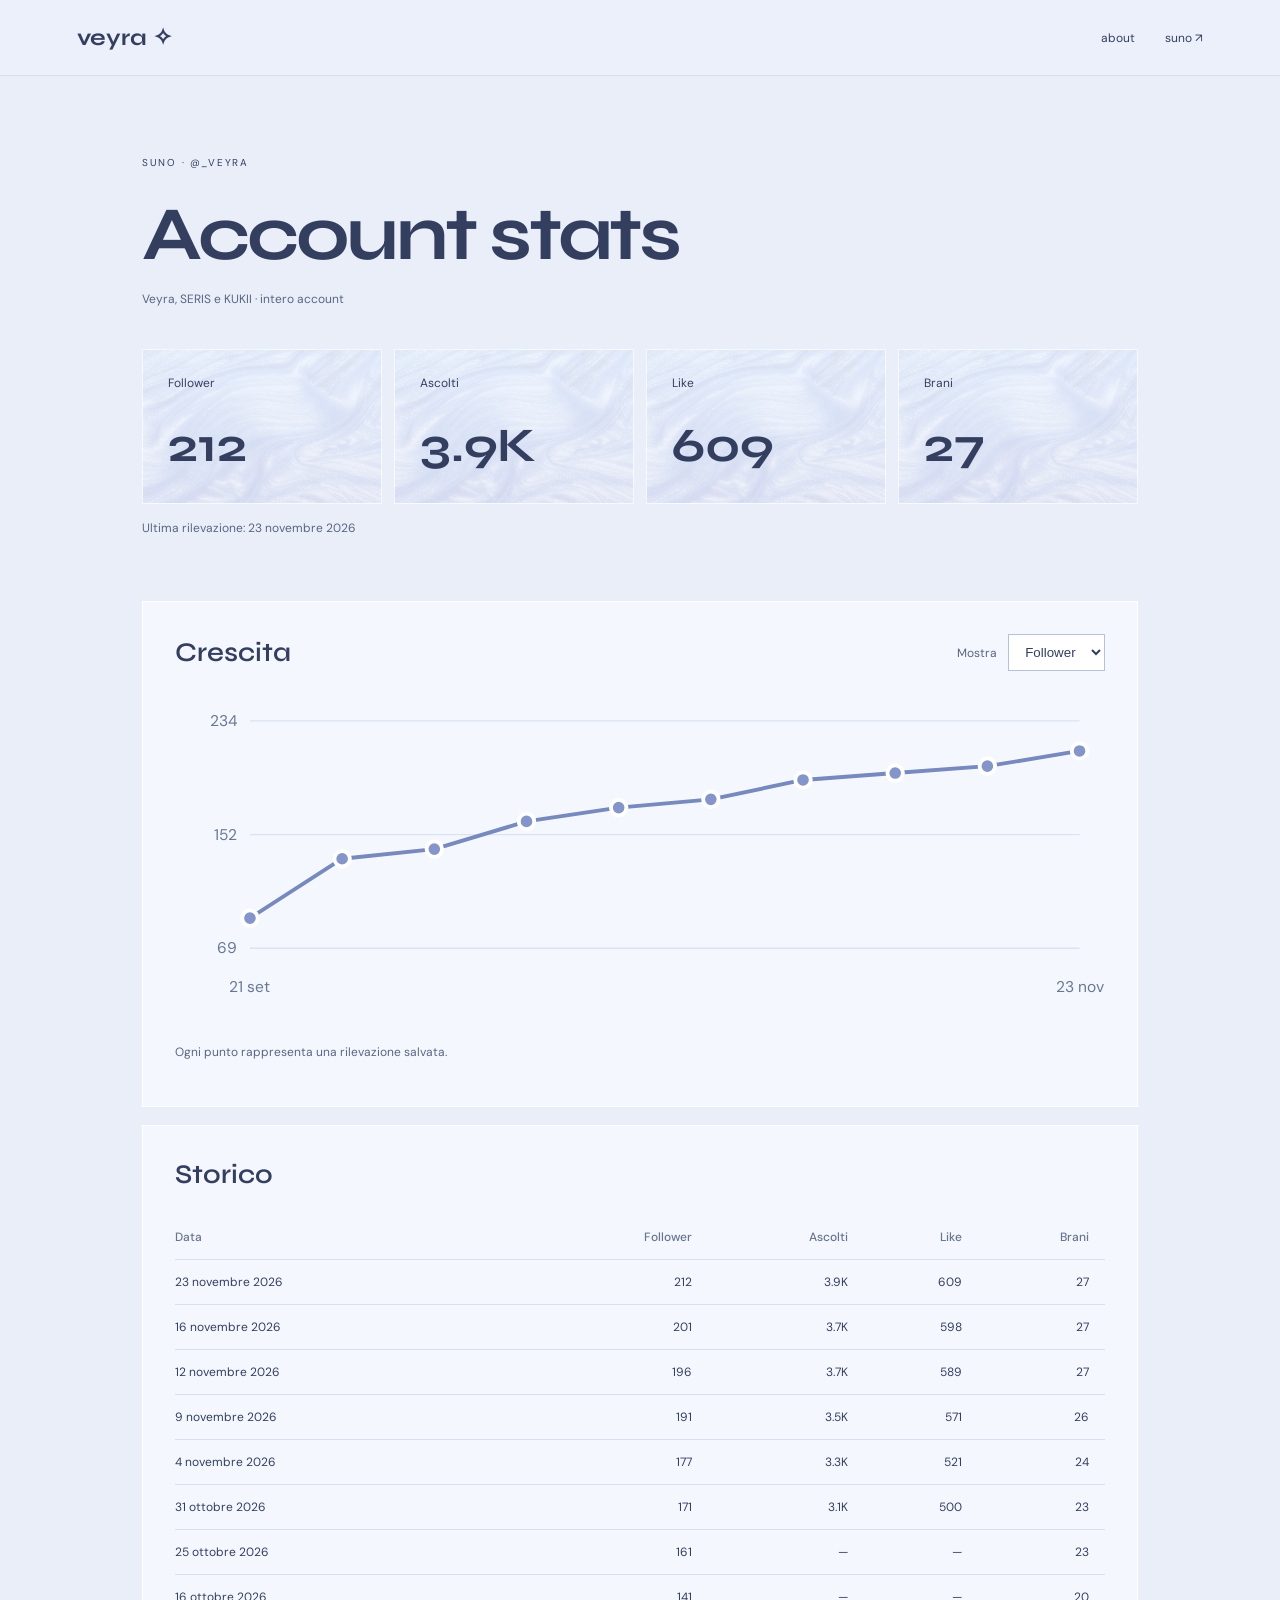
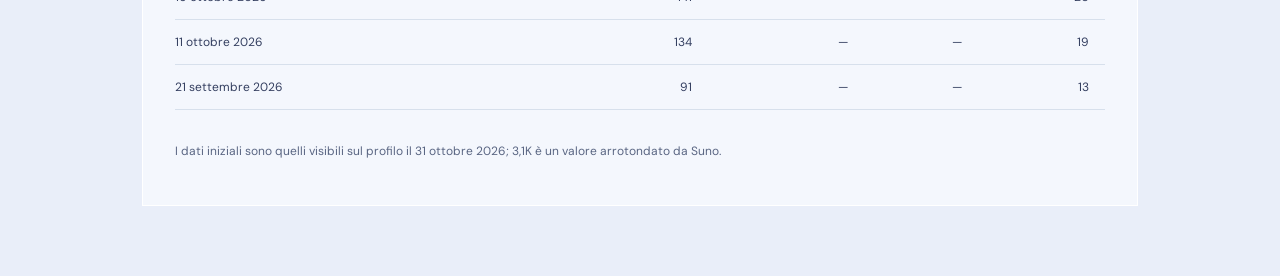
<file: stats.html>
<!doctype html>
<html lang="it"><head><meta charset="utf-8"><meta name="viewport" content="width=device-width,initial-scale=1"><title>Veyra · Suno stats</title><link rel="stylesheet" href="stats.css?v=readonly-1"></head>
<body><script>if(new URLSearchParams(location.search).has("embed"))document.body.classList.add("embedded")</script><header><a href="./#home" class="logo">veyra ✧</a><nav><a href="./#music">about</a><a href="https://suno.com/@_veyra" target="_blank" rel="noopener noreferrer">suno ↗</a></nav></header><main><div class="heading"><p>SUNO · @_VEYRA</p><h1>Account stats</h1><span>Veyra, SERIS e KUKII · intero account</span></div><section class="summary" aria-label="Ultima rilevazione"><article><span>Follower</span><strong id="followers">—</strong></article><article><span>Ascolti</span><strong id="plays">—</strong></article><article><span>Like</span><strong id="likes">—</strong></article><article><span>Brani</span><strong id="songs">—</strong></article></section><p id="updated" class="updated"></p><section class="growth" aria-labelledby="growth-title"><div class="section-head"><h2 id="growth-title">Crescita</h2><label class="metric-label">Mostra <select id="metric"><option value="followers">Follower</option><option value="plays">Ascolti</option><option value="likes">Like</option><option value="songs">Brani</option></select></label></div><svg id="chart" viewBox="0 0 720 260" role="img" aria-label="Grafico della crescita"></svg><p id="chart-status" class="note" aria-live="polite"></p></section><section class="history"><div class="section-head"><h2>Storico</h2></div><div class="table-wrap"><table><thead><tr><th>Data</th><th>Follower</th><th>Ascolti</th><th>Like</th><th>Brani</th></tr></thead><tbody id="rows"></tbody></table></div><p class="note">I dati iniziali sono quelli visibili sul profilo il 31 ottobre 2026; 3,1K è un valore arrotondato da Suno.</p></section></main><script src="stats.js?v=readonly-1"></script></body></html>
</file>
<file: style.css>
@import url('https://fonts.googleapis.com/css2?family=Cormorant+Garamond:ital,wght@0,400;0,500;1,400&family=DM+Sans:wght@400;500;600&family=Syne:wght@700&display=swap');
:root{--ink:#35415f;--muted:#52617f;--line:#64749330;--paper:#e1eafa;--serif:'Cormorant Garamond',Georgia,serif;--sans:'DM Sans',Arial,sans-serif}
*{box-sizing:border-box}html{scroll-behavior:smooth;scroll-padding-top:36px}body{margin:0;background:var(--paper);color:var(--ink);font:14px var(--sans)}a{color:inherit;text-decoration:none}a:focus-visible{outline:2px solid #4e5c8c;outline-offset:6px}::selection{background:#bfcaee}h1,h2,h3,p{margin:0}h2,h3{font-family:var(--serif);font-weight:400;letter-spacing:-.045em;line-height:1.05}i{font-weight:400}.skip{position:fixed;top:-90px;left:20px;padding:15px;background:white;z-index:99}.skip:focus{top:15px}
/* One continuous field of icy blue, silver and lavender light. No picture assets. */
body::before{content:'';position:fixed;inset:0;z-index:-1;background:radial-gradient(ellipse at 14% 16%,#f1fbffdd,transparent 48%),radial-gradient(ellipse at 93% 38%,#c2c6ecbb,transparent 55%),linear-gradient(160deg,#d5e9fa,#d0def3 46%,#e9edfc)}
.header{height:88px;position:absolute;inset:0 0 auto;z-index:10;display:flex;align-items:center;justify-content:space-between;padding:0 5%;border-bottom:1px solid #ffffff55}.wordmark{font:40px/1 var(--serif);letter-spacing:-3px}.wordmark span{font-size:18px;display:inline-block;margin-left:10px;vertical-align:top;letter-spacing:0}.header nav{display:flex;gap:36px;font-size:12px}.header nav a{padding:8px 0;border-bottom:1px solid transparent}.header nav a:hover,.header nav a[aria-current]{border-color:currentColor}.header-listen{font-size:12px;border-bottom:1px solid var(--line);padding:8px 0}.header-listen span{margin-left:22px}
.hero{isolation:isolate;position:relative;min-height:660px;height:100svh;max-height:1100px;overflow:hidden;background:radial-gradient(ellipse at 46% -14%,#fcffff 0,#eefaffb0 23%,transparent 57%),radial-gradient(ellipse at 7% 60%,#b4cbedb3,transparent 48%),radial-gradient(ellipse at 90% 45%,#aeb7df9c,transparent 50%),radial-gradient(ellipse at 64% 96%,#f2f8ff 0,#e4effcaa 26%,transparent 59%),linear-gradient(145deg,#d8e9fa,#c4d5ef 50%,#dce4f9)}
.hero::before{content:'';position:absolute;z-index:-1;inset:-25%;background:linear-gradient(155deg,transparent 43%,#f7ffff00 46%,#f7ffffa3 50%,#d1ebff33 55%,transparent 62%),linear-gradient(24deg,transparent 37%,#ecfaff80 48%,transparent 60%);filter:blur(45px);transform:rotate(-8deg)}
.hero::after{content:'';position:absolute;inset:0;z-index:0;pointer-events:none;background-image:radial-gradient(circle,#fff9 .5px,transparent .9px),radial-gradient(circle,#8c9fcd30 .5px,transparent 1px),radial-gradient(circle,#ffffff90 .6px,transparent 1.1px);background-size:7px 11px,11px 17px,19px 23px;background-position:0 0,3px 7px,9px 4px;opacity:.28;mask-image:linear-gradient(#000b,transparent 40%,#0004 60%,#000)}
.hero-mist{position:absolute;inset:18% -30% -12%;z-index:-1;background:radial-gradient(ellipse at 38% 53%,#faffffce,transparent 35%),radial-gradient(ellipse at 73% 80%,#f1f4ffcc,transparent 35%);filter:blur(45px);transform:rotate(-18deg)}
.hero-center{position:absolute;inset:0;display:grid;place-items:center;padding-bottom:20px;z-index:1}.hero h1{font-family:var(--serif);font-size:clamp(150px,26vw,350px);font-weight:400;letter-spacing:-.075em;line-height:1;padding-right:.075em;color:#46547c;text-shadow:0 1px 0 #ffffffb0,0 7px 35px #eaf9ff99}.hero-bottom{position:absolute;bottom:38px;left:0;right:0;z-index:2;display:flex;justify-content:center}.round-link{display:flex;align-items:center;gap:15px;font-size:11px}.circle{display:grid;place-items:center;border:1px solid #5b71954d;border-radius:50%;width:38px;height:38px;background:#f7fcff33;transition:background .2s}.round-link:hover .circle{background:#fff9}
.section{padding:100px 9%;position:relative;border-top:1px solid #ffffff80}.eyebrow{text-transform:uppercase;font-size:10px;letter-spacing:.21em;line-height:1.6}.section-heading{display:flex;align-items:center;justify-content:space-between;gap:20px}.section-heading .eyebrow{display:none}.section-heading h2{font-size:clamp(48px,5.5vw,76px)}.tiny-star{font-size:40px;color:#8292b7}.music{background:linear-gradient(120deg,#eff8ffdd,#dce5f6c9 70%,#d5daf4b3)}.release{margin-top:45px;border-top:1px solid var(--line);padding:35px 0 0}.release-copy{display:grid;grid-template-columns:1fr auto;align-items:center;gap:20px}.release-copy .eyebrow{grid-column:1/-1}.release-copy h3{font-size:clamp(44px,5.5vw,74px)}.release-copy h3 br{display:none}.release-copy h3 i::before{content:' '}.button{display:flex;justify-content:space-between;gap:30px;padding:18px 23px;font-size:11px;border:1px solid #7685a661;background:#f4f9ff6b;box-shadow:inset 0 1px 0 #fff9;transition:background .2s}.button:hover{background:#ffffffbd}.small-note{display:none}.world{min-height:400px;background:radial-gradient(ellipse at 15% 90%,#effdffe6,transparent 61%),radial-gradient(ellipse at 94% 13%,#bdc3e866,transparent 65%),linear-gradient(140deg,#dae8f8cc,#dce0f5aa);display:flex;align-items:flex-start}.world h2{font-size:clamp(48px,5.5vw,76px)}.connect{background:linear-gradient(155deg,#e5edfac7,#d5def3b3);min-height:300px}.connect h2{font-size:clamp(48px,5.5vw,76px);margin-bottom:38px}.text-link{display:flex;justify-content:space-between;gap:30px;max-width:340px;font-size:12px;padding-bottom:12px;border-bottom:1px solid var(--line)}footer{display:flex;align-items:center;justify-content:space-between;gap:25px;padding:30px 5%;border-top:1px solid #ffffff70;font-size:10px;color:var(--muted);background:#e4ecfa}footer .wordmark{font-size:32px;color:var(--ink)}footer .wordmark span{font-size:15px}
@media(min-width:1600px){.section{padding-left:max(9%,calc((100% - 1250px)/2));padding-right:max(9%,calc((100% - 1250px)/2))}}
@media(max-width:700px){.header{height:74px;padding:0 6%}.wordmark{font-size:34px}.header nav{gap:20px;font-size:11px}.header-listen{display:none}.hero{min-height:620px;max-height:950px}.hero h1{font-size:clamp(145px,37vw,250px)}.hero-bottom{bottom:30px}.section{padding:65px 7%}.release-copy{grid-template-columns:1fr;gap:23px}.release-copy h3{font-size:54px}.button{width:100%;margin-top:10px}.world{min-height:330px}.connect{min-height:280px}footer{padding:28px 7%;flex-wrap:wrap}footer .wordmark{margin-right:auto}}
@media(prefers-reduced-motion:reduce){html{scroll-behavior:auto}*{transition:none!important}}

/* Fine silver flecks and moving nacre reflections, built entirely in CSS. */
.hero{background:radial-gradient(ellipse at 45% -12%,#fcffff 0,#eafaffc4 24%,transparent 53%),radial-gradient(ellipse at 5% 58%,#a5bfe5c9,transparent 42%),radial-gradient(ellipse at 94% 40%,#abb3dfbb,transparent 47%),radial-gradient(ellipse at 62% 100%,#f2f8ff 0,#e4effca8 26%,transparent 57%),linear-gradient(145deg,#d8e9fa,#b6c9e8 50%,#dce4f9)}
.iridescence{position:absolute;inset:-15%;z-index:0;pointer-events:none;background:linear-gradient(148deg,transparent 30%,#f9ffff00 37%,#f9ffffb0 42%,#d6f3ff88 44%,#d8d4f580 47%,transparent 53%),linear-gradient(29deg,transparent 43%,#f8ffff70 48%,#d3daff66 52%,transparent 61%);filter:blur(24px);mix-blend-mode:screen;animation:nacre-drift 20s ease-in-out infinite alternate;transform:rotate(-9deg)}
.glitter-field{position:absolute;inset:0;z-index:0;overflow:hidden;pointer-events:none;mask-image:radial-gradient(ellipse at 50% 48%,#0003 0,black 66%)}
.glitter{position:absolute;left:var(--x);top:var(--y);width:var(--size);height:var(--size);border-radius:50%;background:#fff;opacity:var(--alpha);box-shadow:0 0 4px 1px #efffff99,0 0 11px #c6d9ff66;animation:glitter-pulse var(--duration) ease-in-out var(--delay) infinite alternate}
.glitter.flare{width:var(--size);height:var(--size);background:radial-gradient(circle,#fff 0,#ffffffcc 13%,#e8faff55 34%,transparent 69%);box-shadow:none;overflow:visible}
.flare::before,.flare::after{content:'';position:absolute;left:50%;top:50%;transform:translate(-50%,-50%);background:linear-gradient(transparent,#fff,transparent);filter:drop-shadow(0 0 3px #fff)}
.flare::before{width:1px;height:150%}.flare::after{height:1px;width:150%;background:linear-gradient(90deg,transparent,#fff,transparent)}
.glitter.nacre{background:radial-gradient(circle at 30% 25%,#fff,#f5faffc9 22%,#d3d7f299 55%,#adc8e780 77%,#f4ffffaa);box-shadow:inset 0 0 2px #fff,0 0 12px 3px #ffffff66;filter:blur(.3px)}
.hero h1{color:#424d76;text-shadow:0 1px 1px #f8ffff,0 0 34px #f8ffffaa}
.section::after{content:'';position:absolute;inset:0;pointer-events:none;opacity:.22;background-image:radial-gradient(circle at 25% 25%,white .7px,transparent 1.3px),radial-gradient(circle at 75% 80%,white .5px,transparent 1px);background-size:59px 67px,97px 83px;mask-image:linear-gradient(90deg,black,transparent 40%,black)}
@keyframes nacre-drift{from{transform:translate(-2%,-1%) rotate(-9deg)}to{transform:translate(3%,2%) rotate(-3deg)}}
@keyframes glitter-pulse{0%,25%{opacity:calc(var(--alpha) * .35);transform:scale(.75)}80%,100%{opacity:var(--alpha);transform:scale(1.1)}}
@media(prefers-reduced-motion:reduce){.iridescence,.glitter{animation:none}}

/* The second reference adds periwinkle-blue shadow and cool satin highlights. */
.hero{background:radial-gradient(ellipse at 48% -15%,#fbffff 0,#eaf6ffcc 25%,transparent 53%),radial-gradient(ellipse at 2% 57%,#829bcdb3,transparent 43%),radial-gradient(ellipse at 96% 43%,#8f98cead,transparent 46%),radial-gradient(ellipse at 60% 100%,#f4faff 0,#dfe9fbd9 28%,transparent 60%),linear-gradient(145deg,#d5e6fa,#a9bcdf 50%,#ccd4ee)}
.iridescence{background:linear-gradient(148deg,transparent 27%,#f9ffff00 35%,#f5ffffc2 41%,#cde5ff99 44%,#d2d0f58c 48%,transparent 54%),linear-gradient(29deg,transparent 40%,#faffff96 48%,#c3cdf580 53%,transparent 63%)}
.world{background:radial-gradient(ellipse at 12% 95%,#f3fcffe6,transparent 63%),radial-gradient(ellipse at 100% 2%,#929bd466,transparent 63%),linear-gradient(140deg,#d0e1f5dd,#cbd1eccc)}

/* Bring the silver sparkle forward: visible flecks against blue-lavender shadow. */
.hero{background:radial-gradient(ellipse at 46% 0%,#f1fdff 0,#e3f3ffb3 24%,transparent 49%),radial-gradient(ellipse at -8% 60%,#6e8bbdc9,transparent 49%),radial-gradient(ellipse at 103% 30%,#7d85bccc,transparent 48%),radial-gradient(ellipse at 64% 110%,#f0faff 0,#c9ddf5cc 30%,transparent 56%),linear-gradient(145deg,#c1d8f3,#a9b8dc 50%,#d2d9f2)}
.glitter-field{mask-image:radial-gradient(ellipse at 50% 48%,#0006 0,black 53%)}
.glitter{background:#fff;box-shadow:0 0 2px 1px #fff9,0 0 6px 2px #efffff9c,0 0 14px #e1e6ff80}
.glitter.flare{background:radial-gradient(circle,#fff 0,#ffffffee 8%,#e8faff99 19%,#e8faff33 36%,transparent 64%);filter:drop-shadow(0 0 4px #fff9)}
.flare::before{width:1.5px;height:140%}.flare::after{height:1.5px;width:110%}
.iridescence{filter:blur(15px);opacity:.9;background:linear-gradient(149deg,transparent 25%,#f9ffff00 34%,#f5ffffcc 40%,#d4eaff99 43%,#e6dcff80 47%,transparent 52%),linear-gradient(26deg,transparent 40%,#faffffb3 47%,#c9d3f599 51%,transparent 59%)}
.hero::after{opacity:.52;background-size:5px 7px,9px 13px,13px 17px;mask-image:linear-gradient(#000,transparent 42%,#0008 70%,#000)}
@keyframes glitter-pulse{0%,25%{opacity:calc(var(--alpha) * .6);transform:scale(.85)}80%,100%{opacity:var(--alpha);transform:scale(1.12)}}

/* Reference-based light periwinkle satin: the texture itself carries the glitter. */
.hero{background:linear-gradient(#eef7ff24,#e9f1ff1a),url('./assets/veyra-satin-light.jpg') center center/cover no-repeat}
.hero::before,.hero::after,.hero-mist{display:none}
.hero h1{color:#283455;text-shadow:0 1px 1px #ffffffb3,0 0 32px #edf5ffb3}
.header{background:#e6efff3d;backdrop-filter:blur(12px);border-bottom-color:#ffffff80}
.hero-bottom .round-link{background:#eff5ffd9;padding:8px 10px 8px 20px;border:1px solid #ffffffa6;border-radius:40px;backdrop-filter:blur(10px)}
.world{background:linear-gradient(#eff5ffb8,#edf5ffd1),url('./assets/veyra-satin-light.jpg') center 65%/cover no-repeat}
.section::after{display:none}
@media(max-width:700px){.hero{background-position:45% center}.header{backdrop-filter:blur(8px)}}

/* Ice-silver lettering with a cool edge for contrast on the satin. */
.hero h1{color:#f7fbff;background:linear-gradient(175deg,#fff 14%,#f4faff 36%,#d1dbed 56%,#fff 72%,#e6eefb 92%);background-clip:text;-webkit-background-clip:text;-webkit-text-fill-color:transparent;text-shadow:none;filter:drop-shadow(0 1px 0 #4e5c8180) drop-shadow(0 3px 2px #3c4e7866) drop-shadow(0 0 15px #edf6ff59)}

/* A deeper lavender-silver wordmark, distinct from the pale satin highlights. */
.hero h1{color:#626788;background:linear-gradient(175deg,#747b9c 10%,#5d668d 38%,#8585a4 57%,#62698e 78%,#777e9f 95%);background-clip:text;-webkit-background-clip:text;-webkit-text-fill-color:transparent;filter:drop-shadow(0 1px 0 #f5faffb3) drop-shadow(0 2px 2px #3c4e7833)}

/* A lighter, more open display face for the artist name. */
.hero h1{font-family:Italiana,Didot,serif;font-size:clamp(150px,24vw,330px);letter-spacing:-.035em;line-height:1.2;padding:0 .035em .08em 0}
@media(max-width:700px){.hero h1{font-size:clamp(140px,35vw,245px)}}

/* Artist-selected display face: option 03, Syne. */
.hero h1{font-family:Syne,Arial,sans-serif;font-weight:700;font-size:clamp(130px,23vw,320px);letter-spacing:-.055em;line-height:1.2;padding:0 .055em .08em 0}
@media(max-width:700px){.hero h1{font-size:clamp(100px,31vw,220px)}}

.stats-section{background:linear-gradient(140deg,#dde8f8,#e7e8f8);border-top:1px solid #ffffff80;scroll-margin-top:20px}.stats-section iframe{display:block;width:100%;height:950px;border:0}@media(max-width:700px){.stats-section iframe{height:1120px}.header nav{gap:14px;font-size:10px}}

/* Artist biography */
.bio-content{max-width:1020px;margin:55px auto 0}.bio-intro{font-family:var(--sans);font-size:clamp(17px,2.1vw,23px);line-height:1.65;max-width:840px;color:#35415f}.bio-sections{margin-top:65px}.bio-part{display:grid;grid-template-columns:minmax(180px,1fr) minmax(0,2fr);gap:40px;border-top:1px solid var(--line);padding:36px 0}.bio-part h3{font-family:Syne,Arial,sans-serif;font-size:clamp(19px,2.2vw,27px);font-weight:600;letter-spacing:-.03em;line-height:1.25}.bio-part p{font-size:15px;line-height:1.9;color:#455473;max-width:650px}.bio-part p+p{margin-top:18px}.bio-part strong{font-weight:600}@media(max-width:700px){.bio-content{margin-top:35px}.bio-intro{font-size:17px}.bio-sections{margin-top:42px}.bio-part{grid-template-columns:1fr;gap:16px;padding:27px 0}.bio-part p{font-size:14px;line-height:1.8}}

/* Selected songs and the SERIS EP. */
.songs-section{padding:100px 9%;background:linear-gradient(140deg,#edf4ff,#dce4f6 65%,#d5def2);border-top:1px solid #fff9;scroll-margin-top:20px}.songs-inner{max-width:1020px;margin:auto}.songs-label{font-size:10px;letter-spacing:.2em;color:#66738f}.songs-section h2{font:700 clamp(42px,6vw,72px)/1.05 Syne,Arial,sans-serif;letter-spacing:-.05em;margin:22px 0 48px}.song-list>div{display:flex;align-items:baseline;gap:25px;padding:23px 0;border-top:1px solid var(--line)}.song-list span{font-size:11px;color:#72809a}.song-list h3{font:600 clamp(21px,3vw,34px)/1.2 Syne,Arial,sans-serif;letter-spacing:-.035em}.seris-section{margin-top:100px;padding-top:60px;border-top:1px solid #aabbd4}.seris-section h2{margin-bottom:32px}.track-list{list-style:none;counter-reset:track;margin:0;padding:0}.track-list li{counter-increment:track;border-top:1px solid var(--line);padding:16px 0;font-size:14px}.track-list li::before{content:counter(track,decimal-leading-zero);display:inline-block;margin-right:23px;color:#7c89a0;font-size:11px}.disco-feature{margin-top:45px;padding:30px;background:#f7fbffaf;border:1px solid #ffffffbb}.disco-feature h3{font:600 22px Syne,Arial,sans-serif;margin-bottom:18px}.disco-feature p{max-width:680px;font-size:15px;line-height:1.8;color:#455473}.disco-feature em{font-style:normal}@media(max-width:700px){.songs-section{padding:70px 7%}.songs-section h2{margin-bottom:35px}.seris-section{margin-top:70px;padding-top:45px}.disco-feature{padding:23px}.header nav{gap:10px;font-size:9px}.header .wordmark{font-size:29px}}

.songs-copy{max-width:760px}.songs-copy p{font-size:clamp(15px,1.3vw,17px);line-height:1.9;color:#455473}.songs-copy p+p{margin-top:22px}.songs-copy strong{font-weight:600}@media(max-width:700px){.songs-copy p{font-size:15px;line-height:1.8}}

/* My World: the artist's own words. */
.world{display:block}.world-intro,.world-copy{max-width:1020px;margin:0 auto}.world h2{margin:0}.world-copy{margin-top:55px}.world-copy section{display:grid;grid-template-columns:minmax(180px,1fr) minmax(0,2fr);column-gap:40px;border-top:1px solid var(--line);padding:34px 0}.world-copy h3{grid-column:1;grid-row:1 / span 3;font:600 clamp(19px,2.2vw,27px)/1.25 Syne,Arial,sans-serif;letter-spacing:-.03em}.world-copy p{grid-column:2;font-size:15px;line-height:1.9;color:#455473;max-width:650px}.world-copy p+p{margin-top:18px}.world-copy strong{font-weight:600}@media(max-width:700px){.world-copy{margin-top:35px}.world-copy section{grid-template-columns:1fr;gap:0;padding:26px 0}.world-copy h3{grid-column:1;grid-row:auto;margin-bottom:15px}.world-copy p{grid-column:1;font-size:14px;line-height:1.8}}

/* SERIS lives on its own page; its story can grow independently. */
.seris-page{background:#e6edf9}.seris-header{height:78px;display:flex;align-items:center;justify-content:space-between;padding:0 6%;background:#eef3fbd9}.seris-logo{font:700 22px Syne,Arial,sans-serif;letter-spacing:-.05em}.seris-header nav{display:flex;gap:30px;font-size:12px}.seris-hero{min-height:500px;height:70svh;max-height:800px;position:relative;display:flex;flex-direction:column;align-items:center;justify-content:center;background:linear-gradient(#e9f3ff73,#e9efff66),url('./assets/veyra-satin-light.jpg') center/cover}.seris-hero p{font-size:10px;letter-spacing:.25em;margin-bottom:20px}.seris-hero h1{font:700 clamp(95px,21vw,260px)/1 Syne,Arial,sans-serif;letter-spacing:-.06em;color:#62698d;text-shadow:0 1px #fff9}.seris-hero>a{position:absolute;bottom:30px;display:flex;gap:17px;align-items:center;padding:11px 18px;border:1px solid #fff9;background:#f5f9ffb3;border-radius:30px;font-size:11px}.seris-album{padding:90px 9%;background:linear-gradient(140deg,#f1f6ff,#dce5f7)}.seris-inner{max-width:850px;margin:auto}.seris-inner h2{font:700 clamp(48px,7vw,82px)/1.05 Syne,Arial,sans-serif;letter-spacing:-.05em;margin:25px 0 45px}.seris-feature{margin:48px 0 32px;padding:32px;border:1px solid #fff;background:#f9fcffb5}.seris-feature h3{font:600 23px Syne,Arial,sans-serif;margin-bottom:18px}.seris-feature p{font-size:15px;line-height:1.8;color:#455473}.seris-feature em{font-style:normal}.seris-listen{display:inline-flex;gap:32px;border-bottom:1px solid #687895;padding:10px 0;font-size:12px}.seris-footer{background:#e6edf9}.seris-page .track-list{list-style:none;counter-reset:track;margin:0;padding:0}.seris-page .track-list li{counter-increment:track;border-top:1px solid var(--line);padding:17px 0;font-size:14px}.seris-page .track-list li::before{content:counter(track,decimal-leading-zero);display:inline-block;margin-right:23px;color:#7c89a0;font-size:11px}@media(max-width:700px){.seris-header{height:70px}.seris-header nav{gap:20px}.seris-hero{min-height:430px}.seris-album{padding:65px 7%}.seris-feature{padding:22px}.header nav{gap:10px;overflow-x:auto;white-space:nowrap;max-width:calc(100% - 85px)}.header nav a{flex:none}}
.seris-intro,.seris-members,.seris-story,.seris-fandom{padding:95px 9%;border-top:1px solid #ffffffa0}.seris-intro{background:#f1f6ff}.seris-intro h2,.seris-members h2,.seris-story h2,.seris-fandom h2{font:700 clamp(45px,6vw,75px)/1.08 Syne,Arial,sans-serif;letter-spacing:-.05em;margin:24px 0 40px}.seris-intro-copy{max-width:720px}.seris-intro-copy p,.story-list p,.solo-release p{font-size:15px;line-height:1.85;color:#455473}.seris-intro-copy p+p{margin-top:18px}.seris-members{background:linear-gradient(140deg,#dce8f7,#e5e4f7)}.member-grid{display:grid;grid-template-columns:repeat(5,1fr);gap:12px}.member-grid article{padding:24px 17px;background:#f9fcffac;border:1px solid #ffffffab;min-height:160px}.member-grid span{font-size:10px;color:#79849e}.member-grid h3{font:700 23px Syne,sans-serif;margin:26px 0 10px}.member-grid p{font-size:12px;line-height:1.6;color:#586782}.member-grid p+p{margin-top:5px}.seris-story{background:#eff4fc}.story-list article{display:grid;grid-template-columns:150px 1fr;gap:30px;padding:25px 0;border-top:1px solid var(--line)}.story-list span{font-size:10px;letter-spacing:.13em;color:#687694}.story-list h3{font:600 22px Syne,sans-serif;margin-bottom:12px}.solo-release{margin-top:75px;border-top:1px solid var(--line);padding-top:30px}.solo-release h3{font:700 30px Syne,sans-serif;margin:18px 0 8px}.seris-fandom{background:linear-gradient(#eaf2ffbb,#e5eafa9c),url('./assets/veyra-satin-light.jpg') center/cover}.seris-fandom h2{margin-bottom:0}@media(max-width:700px){.seris-intro,.seris-members,.seris-story,.seris-fandom{padding:65px 7%}.member-grid{grid-template-columns:repeat(2,1fr)}.member-grid article{min-height:135px}.story-list article{grid-template-columns:1fr;gap:12px}.seris-header nav{gap:14px;overflow-x:auto;white-space:nowrap;max-width:calc(100% - 85px)}}

/* Member cards lead to individual profiles. */
.member-grid .member-card{display:block;position:relative;padding:24px 17px;background:#f9fcffac;border:1px solid #ffffffab;min-height:160px;transition:transform .2s,background .2s,border-color .2s}.member-grid .member-card:hover,.member-grid .member-card:focus-visible{transform:translateY(-4px);background:#fff;border-color:#94a8ca}.member-grid .member-card>span:first-child{font-size:10px;color:#79849e}.member-grid .member-card h3{font:700 23px Syne,sans-serif;margin:26px 0 10px}.member-grid .member-card p{font-size:12px;line-height:1.6;color:#586782}.member-grid .member-card p+p{margin-top:5px}.member-arrow{position:absolute;right:17px;top:20px;font-size:15px;color:#7a89a6}.member-hero{min-height:440px;display:flex;align-items:center;padding:75px 9%;background:linear-gradient(105deg,#ecf4ffe0,#e3eaf7a1),url('./assets/veyra-satin-light.jpg') center/cover}.member-hero>div{width:100%;max-width:850px;margin:auto}.member-hero h1{font:700 clamp(80px,16vw,190px)/1 Syne,Arial,sans-serif;letter-spacing:-.07em;margin:22px 0;color:#4a557b}.member-role{font-size:13px;color:#566580}.member-role span{margin:0 10px;color:#7f8caa}.member-detail{padding:70px 9% 90px;background:#f1f6ff}.member-back{font-size:12px;color:#586782}.member-layout{display:grid;grid-template-columns:1fr 1.15fr;gap:50px;margin:65px 0 90px}.member-layout h2{font:700 clamp(38px,5vw,58px)/1.1 Syne,Arial,sans-serif;letter-spacing:-.05em;margin-top:20px}.member-layout>div>p:not(.songs-label){font-size:16px;line-height:1.9;color:#455473}.member-pagination{display:flex;justify-content:space-between;gap:20px;border-top:1px solid var(--line);padding-top:24px;font:600 14px Syne,Arial,sans-serif}@media(max-width:700px){.member-grid .member-card{min-height:135px}.member-hero{min-height:340px;padding:60px 7%}.member-detail{padding:55px 7% 70px}.member-layout{grid-template-columns:1fr;gap:25px;margin:45px 0 65px}.member-layout>div>p:not(.songs-label){font-size:15px}}

.album-intro{font-size:15px;line-height:1.85;max-width:650px;color:#455473;margin:-15px 0 38px}

/* The shared approved contact sheet is cropped non-destructively for each member. */
.member-portrait,.member-profile-portrait{background-image:url('./assets/seris-official-contact-sheet.jpg');background-size:300% 200%;background-position:var(--photo-x) var(--photo-y);background-repeat:no-repeat}.member-grid .member-card{overflow:hidden;padding:0 0 20px}.member-portrait{width:100%;aspect-ratio:1}.member-grid .member-card>span:first-of-type{display:inline-block;margin:18px 17px 0}.member-grid .member-card h3{margin:12px 17px 8px}.member-grid .member-card p{margin-left:17px;margin-right:17px}.member-grid .member-card p+p{margin-top:5px}.member-grid .member-arrow{top:auto;bottom:20px;right:17px}.member-hero-inner{width:100%;max-width:1050px;margin:auto;display:grid;grid-template-columns:1fr minmax(230px,370px);gap:55px;align-items:center}.member-hero>div.member-hero-inner{max-width:1050px}.member-profile-portrait{width:100%;aspect-ratio:1;box-shadow:0 20px 50px #69739524;border:1px solid #fff9}.member-hero h1{font-size:clamp(70px,12vw,150px)}@media(max-width:700px){.member-hero-inner{grid-template-columns:1fr;gap:28px}.member-hero{padding-top:55px;padding-bottom:55px}.member-profile-portrait{max-width:380px}.member-hero h1{font-size:clamp(65px,15vw,110px)}}

/* Suno button and hover sparkle */
.hero-center{display:flex;flex-direction:column;gap:20px}.listen-sparkle{position:relative;display:inline-flex;align-items:center;justify-content:center;min-height:49px;padding:13px 27px;border:1px solid #ffffffc9;border-radius:99px;background:#f5f8ffdb;color:#364363;box-shadow:0 8px 28px #596b9730,inset 0 1px #fff;font:600 12px var(--sans);letter-spacing:.03em;isolation:isolate;transition:transform .25s ease,background .25s ease,box-shadow .25s ease}.listen-sparkle:hover,.listen-sparkle:focus-visible{transform:translateY(-3px);background:#fff;box-shadow:0 7px 30px #fff9,0 10px 28px #7180b055}.listen-label{position:relative;z-index:2}.listen-spark{position:absolute;pointer-events:none;opacity:0;color:#fff;font-size:19px;text-shadow:0 0 5px #fff,0 0 12px #d6e5ff;transition:opacity .25s,transform .35s}.listen-spark.s1{top:-10px;left:8px;transform:translate(5px,8px) scale(.4)}.listen-spark.s2{top:-12px;right:9px;transform:translate(-5px,8px) scale(.4)}.listen-spark.s3{bottom:-12px;left:18px;transform:translate(5px,-8px) scale(.4)}.listen-spark.s4{bottom:-12px;right:14px;transform:translate(-5px,-8px) scale(.4)}.listen-sparkle:hover .listen-spark,.listen-sparkle:focus-visible .listen-spark{opacity:1;transform:translate(0,0) scale(1)}.seris-hero>a.listen-sparkle{position:relative;bottom:auto;margin-top:22px;gap:0;padding:13px 27px;min-height:49px;font-size:12px}.seris-hero>a.listen-sparkle .listen-spark{position:absolute}@media(prefers-reduced-motion:reduce){.listen-sparkle,.listen-spark{transition:none}.listen-sparkle:hover,.listen-sparkle:focus-visible{transform:none}}

/* Keep the title centered; position the listening button independently below it. */
.hero-center{display:grid;place-items:center;gap:0}
.hero-center>.listen-sparkle{position:absolute;top:calc(50% + clamp(105px,13vw,175px));left:50%;transform:translateX(-50%)}
.hero-center>.listen-sparkle:hover,.hero-center>.listen-sparkle:focus-visible{transform:translate(-50%,-3px)}
.seris-hero>a.listen-sparkle{position:absolute;left:50%;top:calc(50% + clamp(95px,11vw,145px));bottom:auto;margin:0;transform:translateX(-50%)}
.seris-hero>a.listen-sparkle:hover,.seris-hero>a.listen-sparkle:focus-visible{transform:translate(-50%,-3px)}
@media(prefers-reduced-motion:reduce){.hero-center>.listen-sparkle:hover,.hero-center>.listen-sparkle:focus-visible,.seris-hero>a.listen-sparkle:hover,.seris-hero>a.listen-sparkle:focus-visible{transform:translateX(-50%)}}

/* Sparkles burst outward from the Suno button. */
.listen-spark{transition:none;z-index:3;opacity:0}.listen-spark.s5{top:1px;left:0}.listen-spark.s6{top:0;right:0}.listen-spark.s7{bottom:0;left:0}.listen-spark.s8{bottom:0;right:0}.listen-spark.s9{top:3px;left:30%}.listen-spark.s10{top:3px;right:30%}.listen-spark.s11{bottom:1px;left:30%}.listen-spark.s12{bottom:1px;right:30%}.listen-sparkle:hover .listen-spark,.listen-sparkle:focus-visible .listen-spark{animation:spark-burst 1.25s ease-out infinite;opacity:0}.listen-spark.s1{--dx:-30px;--dy:-30px;animation-delay:0s!important}.listen-spark.s2{--dx:29px;--dy:-31px;animation-delay:.18s!important}.listen-spark.s3{--dx:-30px;--dy:28px;animation-delay:.35s!important}.listen-spark.s4{--dx:28px;--dy:28px;animation-delay:.54s!important}.listen-spark.s5{--dx:-43px;--dy:-6px;animation-delay:.7s!important}.listen-spark.s6{--dx:43px;--dy:-8px;animation-delay:.85s!important}.listen-spark.s7{--dx:-39px;--dy:20px;animation-delay:.22s!important}.listen-spark.s8{--dx:40px;--dy:17px;animation-delay:.46s!important}.listen-spark.s9{--dx:-14px;--dy:-41px;animation-delay:.72s!important}.listen-spark.s10{--dx:16px;--dy:-42px;animation-delay:.94s!important}.listen-spark.s11{--dx:-13px;--dy:39px;animation-delay:.32s!important}.listen-spark.s12{--dx:17px;--dy:39px;animation-delay:.6s!important}@keyframes spark-burst{0%{opacity:0;transform:translate(0,0) scale(.35) rotate(0)}20%{opacity:1}70%{opacity:1}100%{opacity:0;transform:translate(var(--dx),var(--dy)) scale(1.15) rotate(35deg)}}@media(prefers-reduced-motion:reduce){.listen-sparkle:hover .listen-spark,.listen-sparkle:focus-visible .listen-spark{animation:none;opacity:1;transform:translate(calc(var(--dx) * .6),calc(var(--dy) * .6))}}

.sound-toggle{position:fixed;right:18px;bottom:18px;z-index:20;border:1px solid #ffffffc9;border-radius:24px;padding:10px 14px;background:#edf3ffe8;color:#394765;box-shadow:0 4px 20px #52618a26;font:600 11px var(--sans);cursor:pointer;backdrop-filter:blur(8px)}.sound-toggle:hover{background:#fff}.sound-toggle:focus-visible{outline:2px solid #526c9f;outline-offset:4px}

.demo-list{margin-top:58px;max-width:760px}.demo-list h3{font:600 23px Syne,Arial,sans-serif;margin-bottom:22px}.demo-card{display:flex;flex-direction:column;gap:12px;padding:22px 0;border-top:1px solid var(--line)}.demo-card label{font:600 15px Syne,Arial,sans-serif}.demo-card audio{width:100%;max-width:440px;height:42px}.demo-card span{font-size:11px;color:#67748f}.seris-feature .demo-card{margin-top:24px;padding-bottom:0}

/* A record peeks from its sleeve: click or tap to play a short preview. */
.record-widget{position:absolute;top:110px;left:5%;z-index:5;max-width:150px}.seris-hero .record-widget,.member-hero .record-widget{top:24px;left:6%}.member-hero{position:relative}.record-button{position:relative;display:block;width:132px;height:124px;border:0;padding:0;background:none;cursor:pointer;color:#334061;text-align:left;font-family:var(--sans)}.record-button:focus-visible{outline:2px solid #465b89;outline-offset:6px;border-radius:6px}.record-disc{position:absolute;top:4px;left:33px;width:82px;height:82px;border-radius:50%;background:repeating-radial-gradient(circle,#27334b 0 2px,#506184 3px 4px,#26344f 5px 6px);box-shadow:0 4px 12px #25334e50;transition:transform .35s}.record-disc>span{position:absolute;inset:27px;border-radius:50%;background:radial-gradient(circle,#eff5ff 0 3px,#aab8d8 4px 100%);border:1px solid #f6fbff}.record-sleeve{position:absolute;left:0;top:9px;width:74px;height:74px;display:flex;align-items:flex-end;padding:8px;background:linear-gradient(145deg,#edf8ff,#abbada 50%,#d2d3ec);border:1px solid #ffffffd9;box-shadow:0 5px 15px #40547830}.record-sleeve>span{font:700 9px/1.15 Syne,Arial,sans-serif;letter-spacing:.03em}.record-caption{position:absolute;top:93px;left:0;white-space:nowrap;font-size:10px;font-weight:600;background:#edf3ffd9;padding:5px 8px;border-radius:15px}.record-state{font-size:9px;margin-right:3px}.record-button:hover .record-disc{transform:translateX(10px) rotate(15deg)}.is-playing .record-disc{animation:record-spin 3s linear infinite}.record-error{display:block;font-size:10px;line-height:1.3;color:#344665;background:#f4f8ff}.record-widget audio{display:none}@keyframes record-spin{to{transform:rotate(360deg)}}@media(max-width:700px){.record-widget{top:85px;left:6%;transform:scale(.8);transform-origin:top left}.seris-hero .record-widget,.member-hero .record-widget{top:15px;left:7%}.member-hero{padding-top:150px}}@media(prefers-reduced-motion:reduce){.is-playing .record-disc{animation:none}.record-disc{transition:none}}
.member-hero>.record-widget{width:auto;max-width:150px;margin:0}
/* A slightly smaller record, with the sleeve remaining prominent. */
.record-disc{width:66px;height:66px;top:8px;left:43px}.record-disc>span{inset:22px}

.stats-section iframe{height:1370px}@media(max-width:700px){.stats-section iframe{height:1550px}}

/* The record follows the actual preview position and returns to its sleeve. */
.record-disc{left:64px;top:13px;transition:none}
.record-disc::after{content:"";position:absolute;inset:4px;border-radius:50%;background:conic-gradient(from 20deg,transparent 0deg,#eaf4ff66 20deg,transparent 36deg,transparent 165deg,#d6e7ff55 185deg,transparent 200deg);pointer-events:none}
.record-button:hover .record-disc{transform:none}
.is-playing .record-disc{animation:none}
</file>
<file: stats.css>
@import url('https://fonts.googleapis.com/css2?family=DM+Sans:wght@400;500;600&family=Syne:wght@600;700&display=swap');
*{box-sizing:border-box}body{margin:0;background:#e9eef9;color:#343f60;font-family:'DM Sans',Arial,sans-serif;font-size:14px}a{color:inherit;text-decoration:none}a:focus-visible,button:focus-visible,input:focus-visible{outline:2px solid #596997;outline-offset:3px}header{height:76px;display:flex;align-items:center;justify-content:space-between;padding:0 6%;background:#edf2fbbd;border-bottom:1px solid #aab8d055}.logo{font-family:Syne,sans-serif;font-weight:700;font-size:23px}nav{display:flex;gap:30px;font-size:12px}main{max-width:1150px;margin:auto;padding:70px 6%}.heading p{font-size:10px;letter-spacing:.18em}.heading h1{font:700 clamp(40px,7vw,76px)/1.1 Syne,sans-serif;letter-spacing:-.045em;margin:24px 0 12px}.heading>span,.updated,.note{font-size:12px;color:#596582}.summary{display:grid;grid-template-columns:repeat(4,1fr);gap:12px;margin-top:42px}.summary article{min-height:155px;padding:25px;border:1px solid #ffffffb8;background:linear-gradient(#ecf4ffdc,#e9edfacf),url('./assets/veyra-satin-light.jpg') center/cover}.summary span{display:block;font-size:12px}.summary strong{display:block;font-family:Syne,sans-serif;font-size:clamp(29px,4vw,48px);margin-top:26px}.updated{margin:16px 0 65px}.history{padding:32px;background:#f8fbffb8;border:1px solid #fff}.section-head{display:flex;justify-content:space-between;align-items:center;gap:20px}.section-head h2{font:600 27px Syne,sans-serif;margin:0}button{border:1px solid #9daac2;background:#eef3fd;color:#343f60;padding:12px 16px;cursor:pointer;font:500 12px 'DM Sans',sans-serif}button:hover{background:#fff}form{padding:24px 0;border-bottom:1px solid #c9d3e3}form p{font-size:12px;color:#596582}.fields{display:grid;grid-template-columns:repeat(5,1fr);gap:12px;margin:18px 0}label{font-size:11px}input{display:block;margin-top:7px;width:100%;padding:10px;border:1px solid #b5c2d8;background:#fff;font:14px 'DM Sans',sans-serif;color:#343f60}.table-wrap{overflow-x:auto}table{border-collapse:collapse;width:100%;margin:25px 0 20px;text-align:left;white-space:nowrap}th,td{padding:14px 16px 14px 0;border-bottom:1px solid #d7e0ec;font-size:12px}th{font-weight:500;color:#69758e}td:not(:first-child),th:not(:first-child){text-align:right}.note{line-height:1.6}@media(max-width:700px){main{padding:50px 5%}.summary{grid-template-columns:repeat(2,1fr)}.summary article{min-height:130px;padding:20px}.summary strong{margin-top:20px}.history{padding:22px}.fields{grid-template-columns:repeat(2,1fr)}.updated{margin-bottom:40px}}

body.embedded{background:transparent}body.embedded header{display:none}body.embedded main{padding-top:65px;padding-bottom:65px}
.growth{padding:32px;background:#f8fbffb8;border:1px solid #fff;margin-bottom:18px}.growth svg{width:100%;height:auto;display:block;margin-top:24px;overflow:visible}.metric-label{font-size:12px;color:#596582}.metric-label select{margin-left:8px;padding:9px 12px;border:1px solid #b5c2d8;background:#fff;color:#343f60;border-radius:0}.chart-axis{font:12px 'DM Sans',sans-serif;fill:#687894}.chart-grid{stroke:#d9e3f2;stroke-width:1}.chart-line{fill:none;stroke:#7789bd;stroke-width:3;stroke-linejoin:round;stroke-linecap:round}.chart-point{fill:#8495ca;stroke:#fff;stroke-width:3}@media(max-width:700px){.growth{padding:22px}.growth .section-head{align-items:flex-start;flex-direction:column}}
</file>
